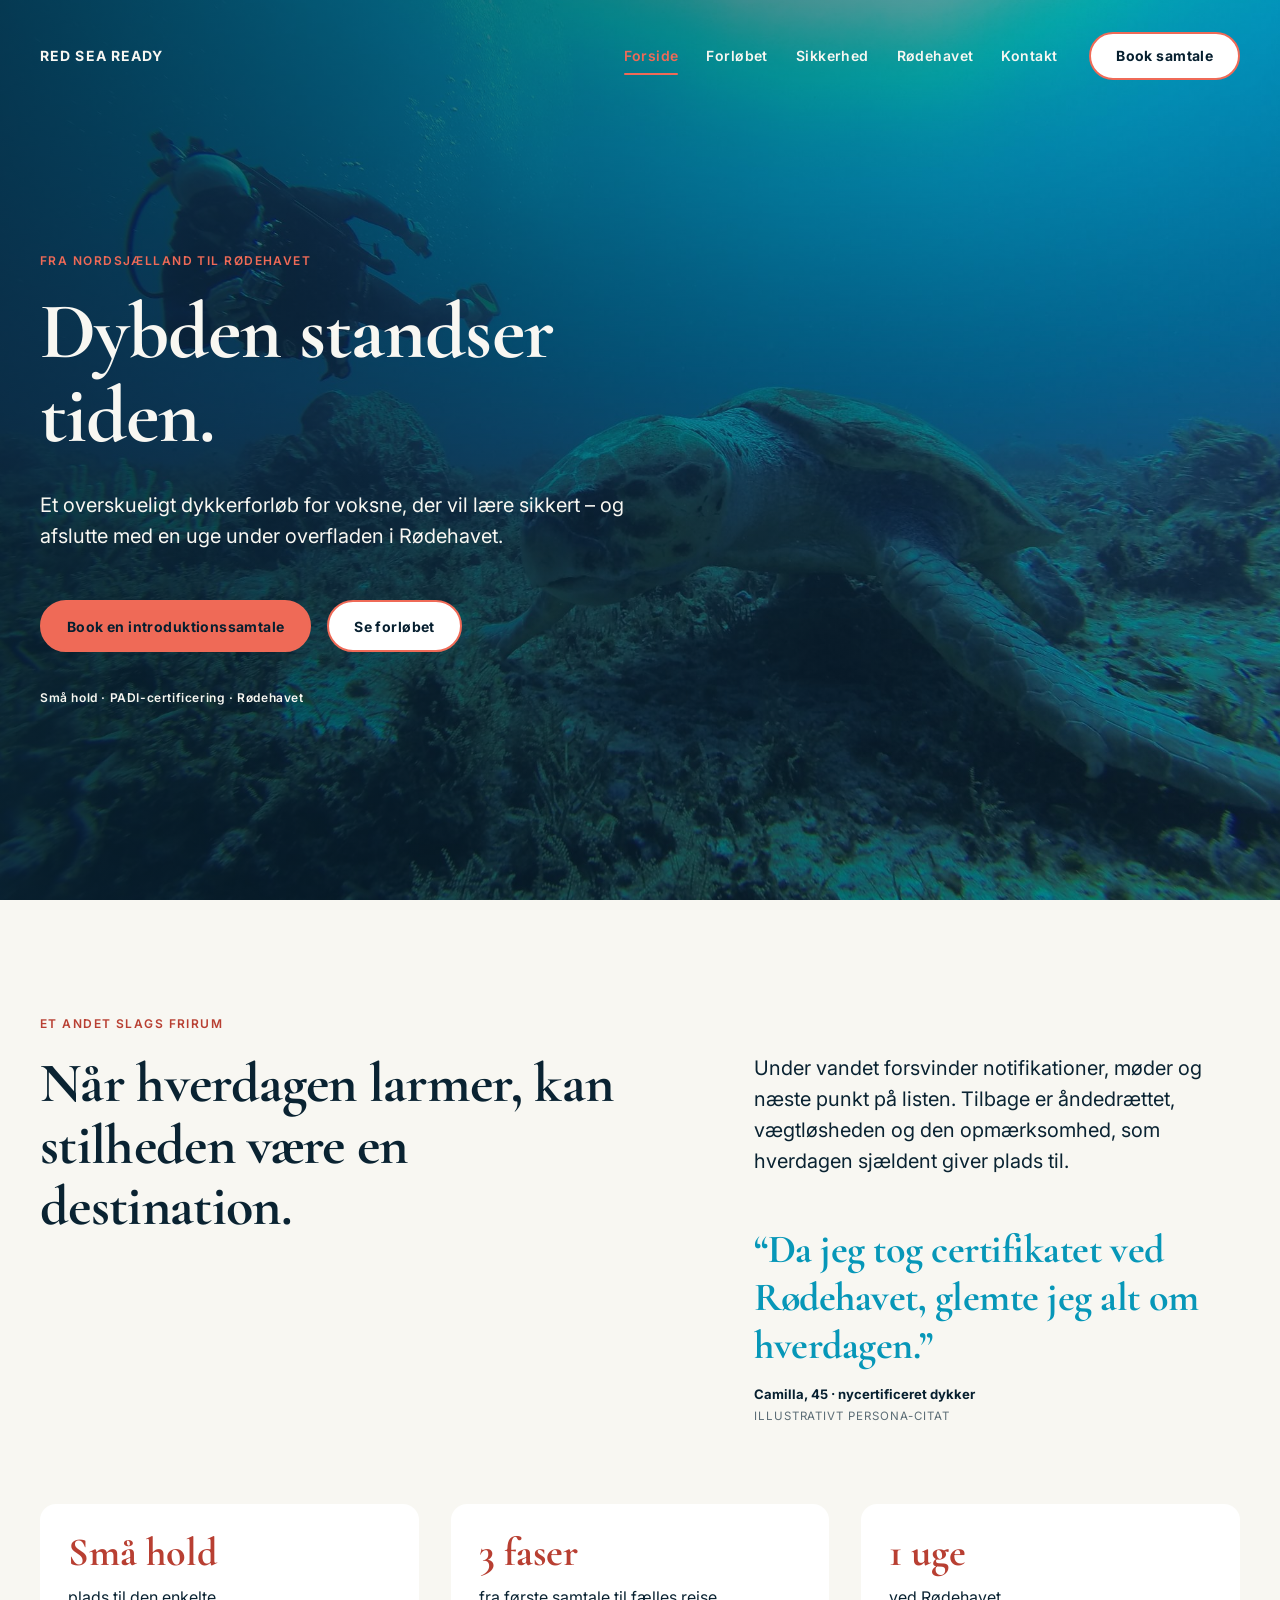
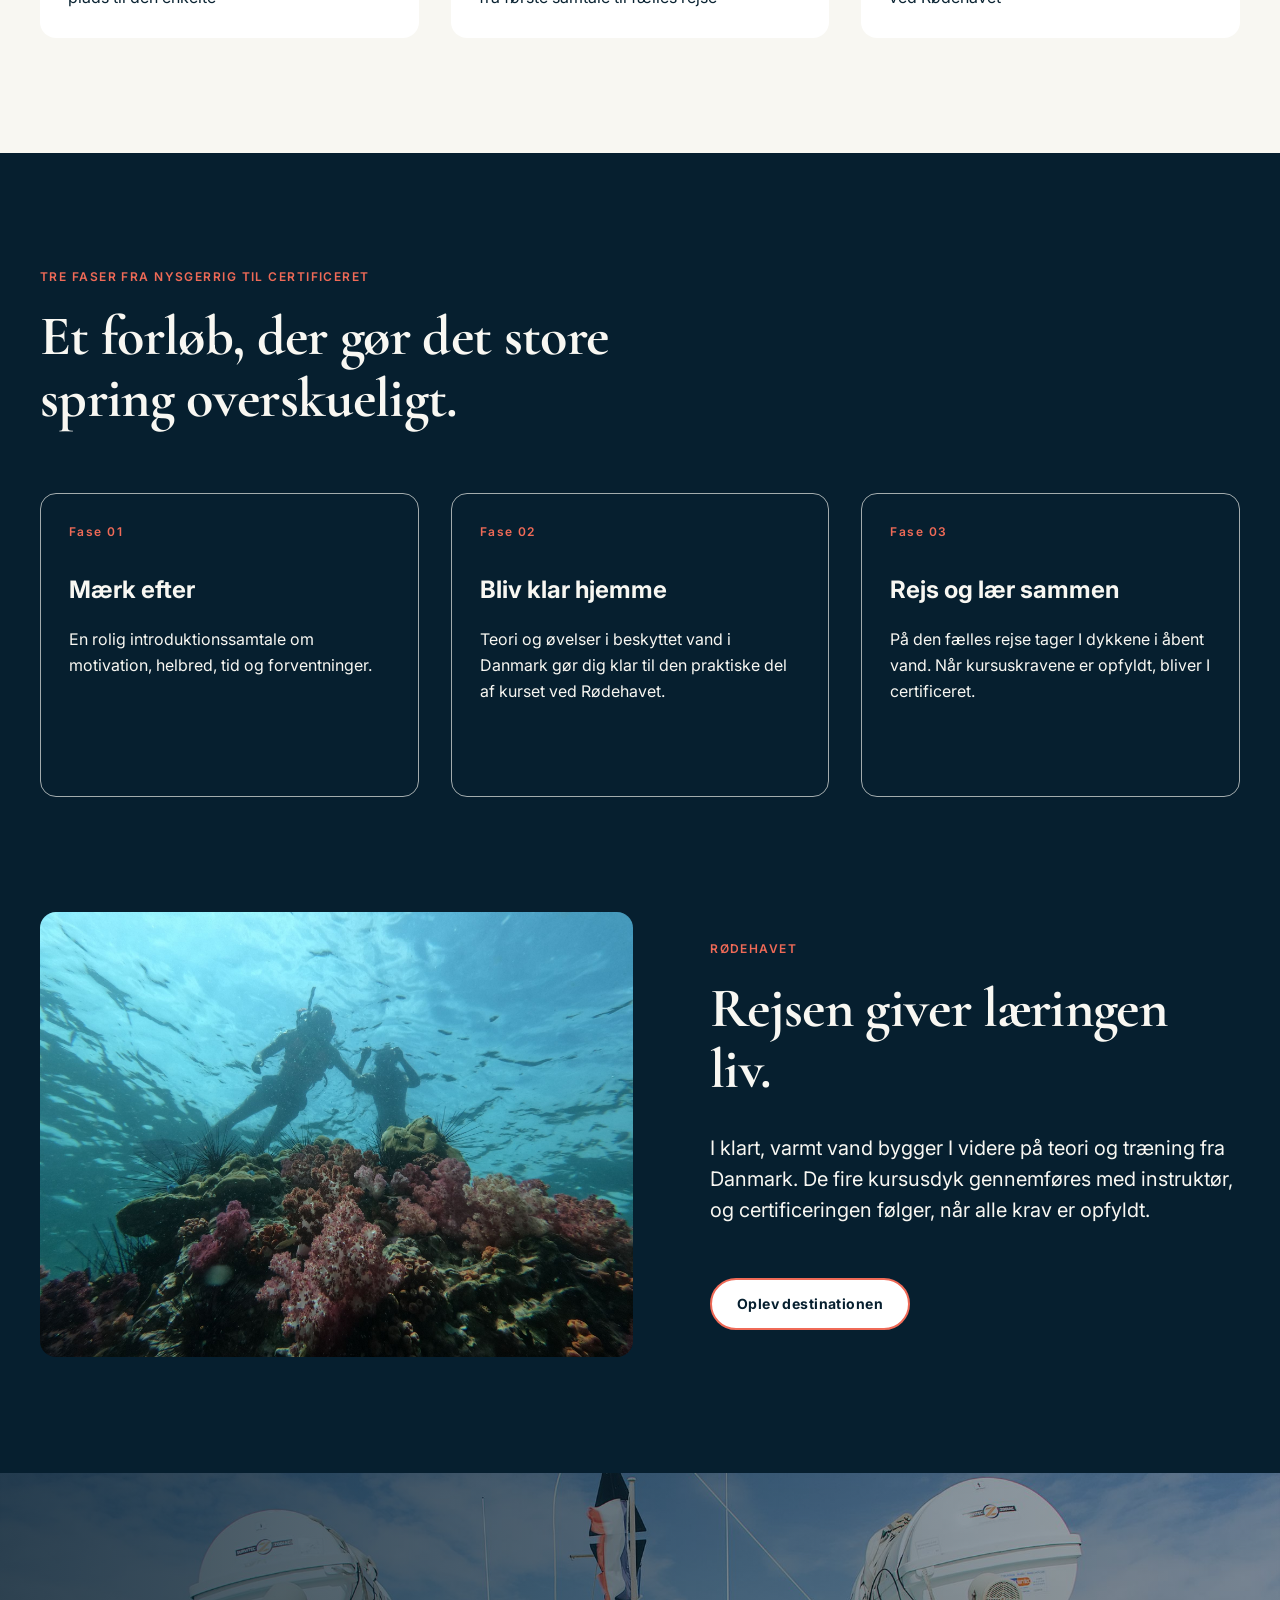
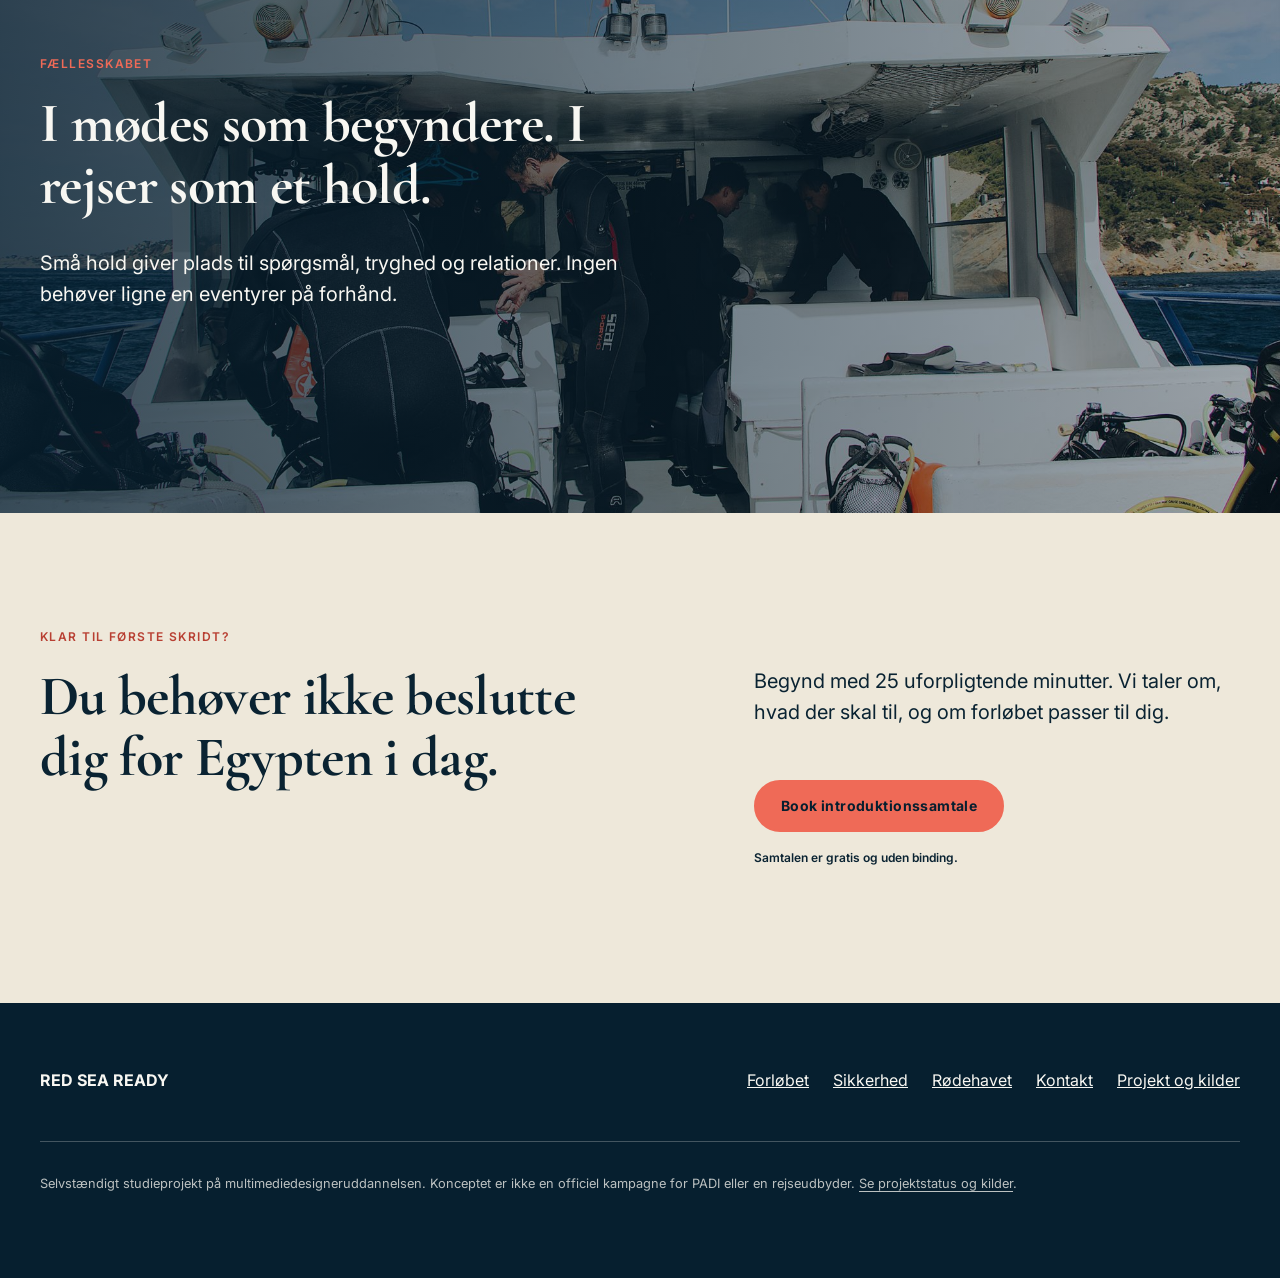
<file: index.html>
<!doctype html>
<html lang="da">
<head>
  <meta charset="utf-8">
  <meta name="viewport" content="width=device-width, initial-scale=1">
  <meta name="description" content="RED SEA READY – et trygt dykkerforløb fra første samtale til Rødehavet.">
  <meta name="theme-color" content="#061f2f">
  <title>RED SEA READY – Dybden standser tiden</title>
  <link rel="icon" href="favicon.svg" type="image/svg+xml">
  <link rel="stylesheet" href="styles.css?v=20261002-video">
  <script src="script.js" defer></script>
  <script src="ambient-audio.js" defer></script>
  <script src="destination-video.js" defer></script>
</head>
<body>
  <a class="skip-link" href="#main">Spring til indhold</a>
  <header class="header">
    <div class="container header__inner">
      <a class="brand" href="index.html">RED SEA READY</a>
      <button class="menu-toggle" type="button" aria-label="Åbn menu" aria-expanded="false" aria-controls="main-nav" data-menu-button><span></span></button>
      <nav class="nav" id="main-nav" aria-label="Primær navigation" data-navigation data-open="false">
        <a href="index.html" aria-current="page">Forside</a>
        <a href="forloeb.html">Forløbet</a>
        <a href="sikkerhed.html">Sikkerhed</a>
        <a href="rodehavet.html">Rødehavet</a>
        <a href="kontakt.html">Kontakt</a>
      </nav>
      <a class="button button--secondary button--header" href="kontakt.html">Book samtale</a>
    </div>
  </header>

  <main id="main">
    <section class="hero hero--home">
      <img class="hero__image hero__image--home" src="assets/diver-turtle.jpg" alt="Dykker svæver roligt ved siden af en havskildpadde." fetchpriority="high">
      <div class="hero__content">
        <p class="eyebrow">Fra Nordsjælland til Rødehavet</p>
        <h1>Dybden standser tiden.</h1>
        <p class="lead">Et overskueligt dykkerforløb for voksne, der vil lære sikkert – og afslutte med en uge under overfladen i Rødehavet.</p>
        <div class="button-row">
          <a class="button" href="kontakt.html">Book en introduktionssamtale</a>
          <a class="button button--secondary" href="forloeb.html">Se forløbet</a>
        </div>
        <p class="hero__meta">Små hold · PADI-certificering · Rødehavet</p>
      </div>
    </section>

    <section class="section section--foam">
      <div class="container">
        <p class="eyebrow">Et andet slags frirum</p>
        <div class="split-heading">
          <div><h2>Når hverdagen larmer, kan stilheden være en destination.</h2></div>
          <div>
            <p class="lead">Under vandet forsvinder notifikationer, møder og næste punkt på listen. Tilbage er åndedrættet, vægtløsheden og den opmærksomhed, som hverdagen sjældent giver plads til.</p>
            <figure class="customer-quote">
              <blockquote>“Da jeg tog certifikatet ved Rødehavet, glemte jeg alt om hverdagen.”</blockquote>
              <figcaption><strong>Camilla, 45 · nycertificeret dykker</strong><span>Illustrativt persona-citat</span></figcaption>
            </figure>
          </div>
        </div>
        <ul class="facts" role="list" aria-label="Forløbet i tal">
          <li class="fact"><strong>Små hold</strong>plads til den enkelte</li>
          <li class="fact"><strong>3 faser</strong>fra første samtale til fælles rejse</li>
          <li class="fact"><strong>1 uge</strong>ved Rødehavet</li>
        </ul>
      </div>
    </section>

    <section class="section section--deep">
      <div class="container">
        <p class="eyebrow">Tre faser fra nysgerrig til certificeret</p>
        <h2 class="measure">Et forløb, der gør det store spring overskueligt.</h2>
        <div class="cards">
          <article class="card"><div class="card__number">Fase 01</div><h3>Mærk efter</h3><p>En rolig introduktionssamtale om motivation, helbred, tid og forventninger.</p></article>
          <article class="card"><div class="card__number">Fase 02</div><h3>Bliv klar hjemme</h3><p>Teori og øvelser i beskyttet vand i Danmark gør dig klar til den praktiske del af kurset ved Rødehavet.</p></article>
          <article class="card"><div class="card__number">Fase 03</div><h3>Rejs og lær sammen</h3><p>På den fælles rejse tager I dykkene i åbent vand. Når kursuskravene er opfyldt, bliver I certificeret.</p></article>
        </div>
      </div>
    </section>

    <section class="section section--deep destination-teaser">
      <div class="container image-panel image-panel--destination">
      <div class="image-panel__media destination-video" data-destination-video data-video-src="assets/video/red-sea-underwater.mp4">
        <img class="image-panel__image destination-video__fallback" src="assets/ras-mohammed.jpg" width="2200" height="1650" loading="lazy" alt="To dykkere i lyst, blåt vand over et koralrev.">
        <video class="destination-video__video" width="2200" height="1650" poster="assets/ras-mohammed.jpg" muted loop playsinline preload="none" aria-hidden="true" hidden></video>
        <button class="destination-video__toggle" type="button" hidden>Afspil video</button>
      </div>
      <div class="image-panel__body">
        <p class="eyebrow">Rødehavet</p>
        <h2>Rejsen giver læringen liv.</h2>
        <p class="lead">I klart, varmt vand bygger I videre på teori og træning fra Danmark. De fire kursusdyk gennemføres med instruktør, og certificeringen følger, når alle krav er opfyldt.</p>
        <a class="button button--secondary" href="rodehavet.html">Oplev destinationen</a>
      </div>
      </div>
    </section>

    <section class="full-image">
      <img class="full-image__image" src="assets/roots-community.jpg" alt="Et lille hold dykkere gør sig klar på en båd.">
      <div class="container full-image__content">
        <p class="eyebrow">Fællesskabet</p>
        <h2 class="measure">I mødes som begyndere. I rejser som et hold.</h2>
        <p class="lead">Små hold giver plads til spørgsmål, tryghed og relationer. Ingen behøver ligne en eventyrer på forhånd.</p>
      </div>
    </section>

    <section class="section section--sand final-cta">
      <div class="container">
        <p class="eyebrow">Klar til første skridt?</p>
        <div class="split-heading">
          <div><h2>Du behøver ikke beslutte dig for Egypten i dag.</h2></div>
          <div>
            <p class="lead">Begynd med 25 uforpligtende minutter. Vi taler om, hvad der skal til, og om forløbet passer til dig.</p>
            <a class="button" href="kontakt.html">Book introduktionssamtale</a>
            <p class="microcopy">Samtalen er gratis og uden binding.</p>
          </div>
        </div>
      </div>
    </section>
  </main>

  <footer class="site-footer">
    <div class="container">
      <div class="footer-grid"><strong>RED SEA READY</strong><nav class="footer-links" aria-label="Footer"><a href="forloeb.html">Forløbet</a><a href="sikkerhed.html">Sikkerhed</a><a href="rodehavet.html">Rødehavet</a><a href="kontakt.html">Kontakt</a><a href="kilder.html">Projekt og kilder</a></nav></div>
      <p class="footer-note">Selvstændigt studieprojekt på multimediedesigneruddannelsen. Konceptet er ikke en officiel kampagne for PADI eller en rejseudbyder. <a href="kilder.html">Se projektstatus og kilder</a>.</p>
    </div>
  </footer>
</body>
</html>
</file>
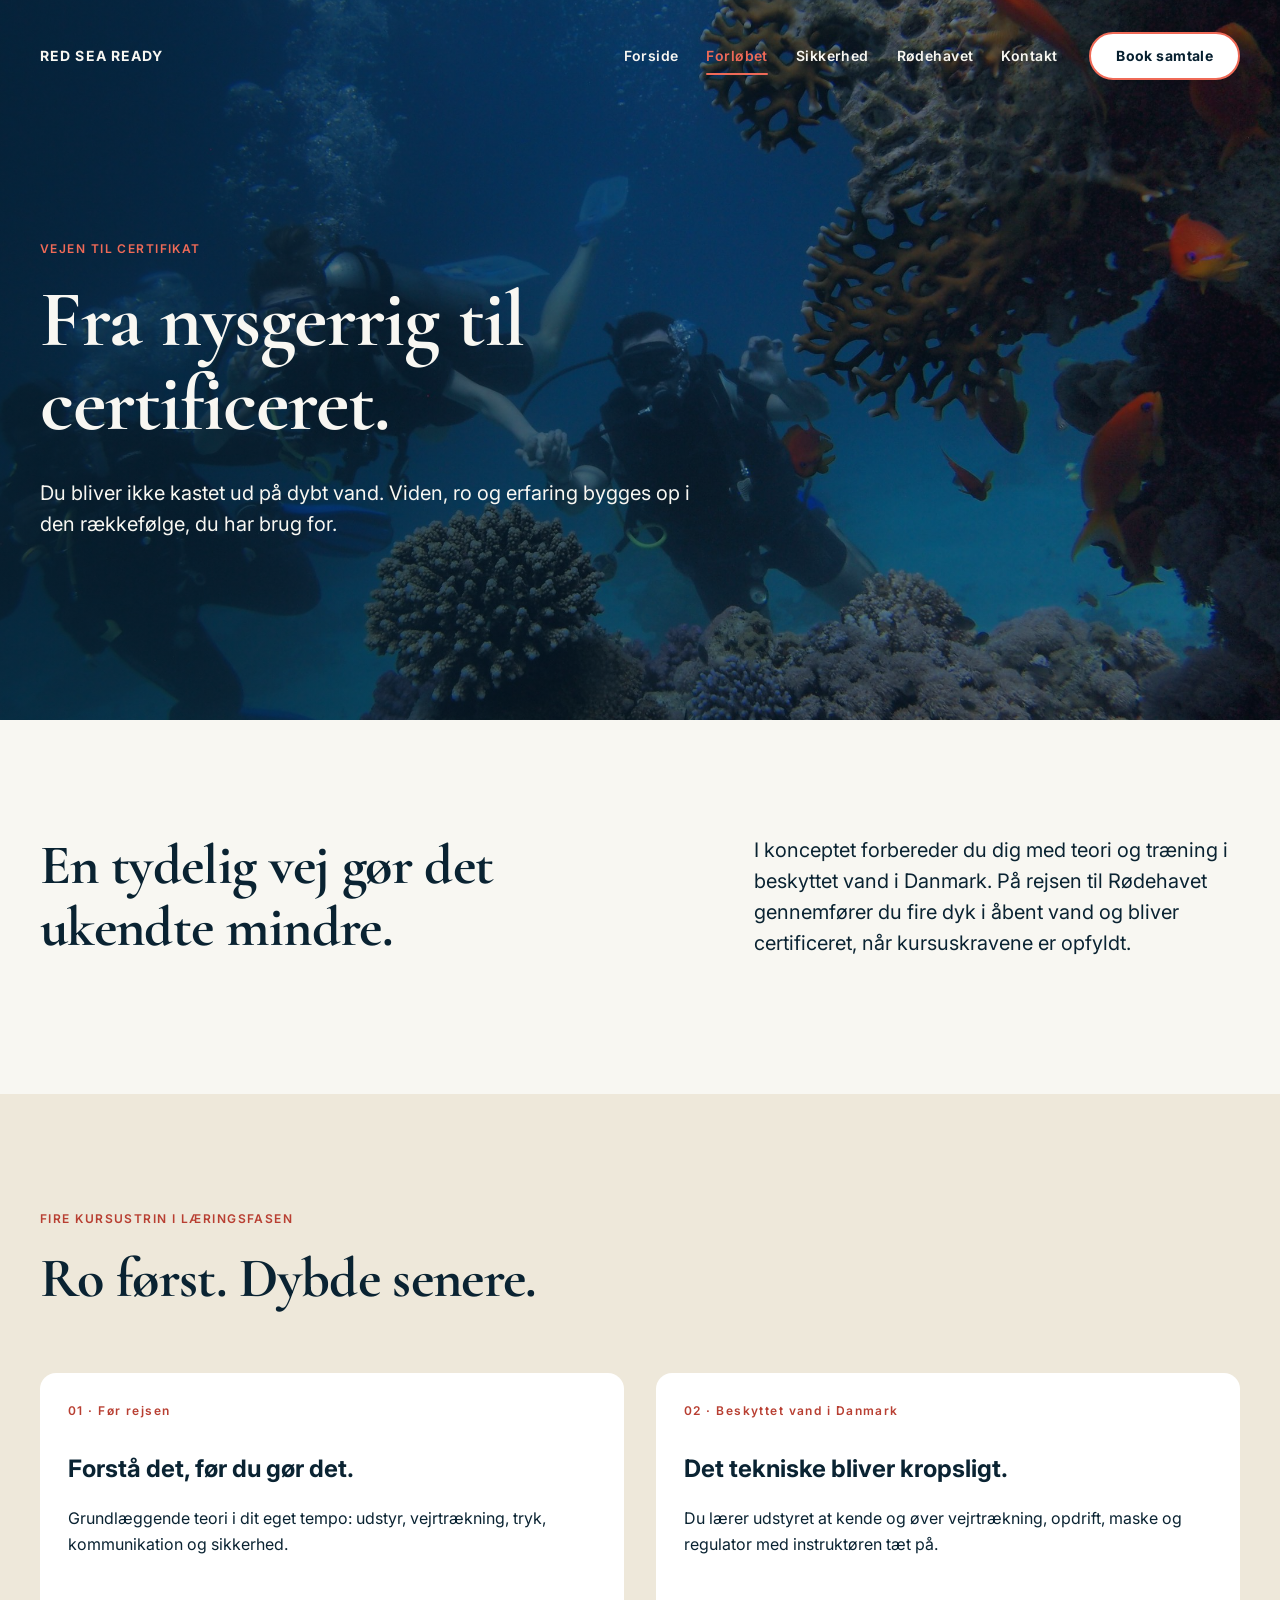
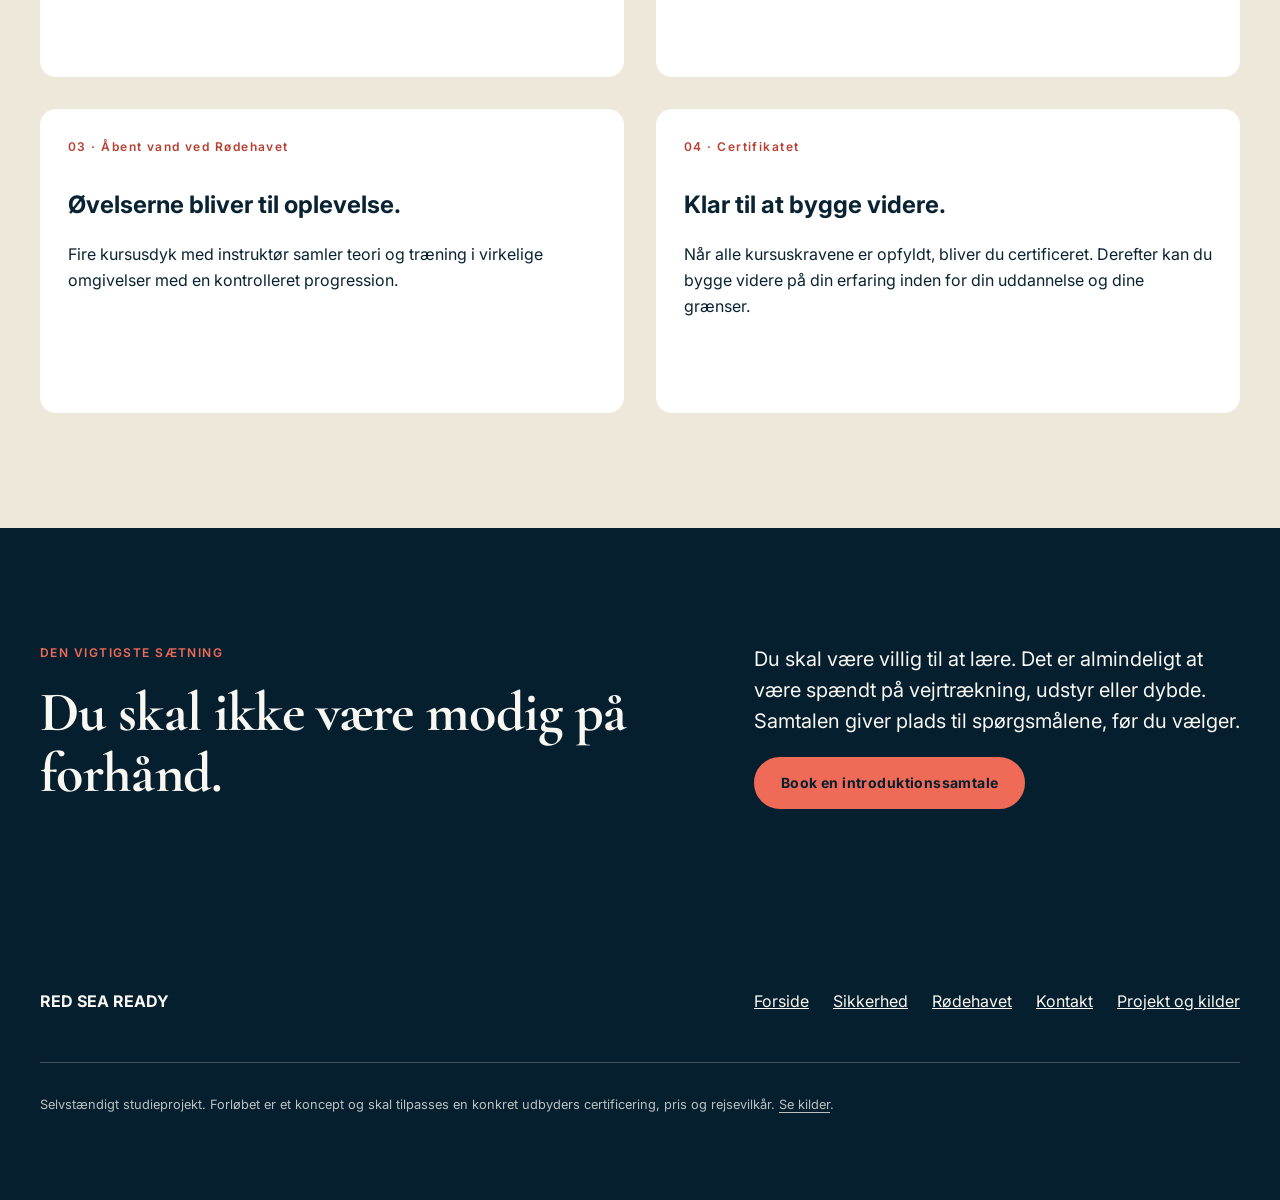
<file: forloeb.html>
<!doctype html>
<html lang="da">
<head>
  <meta charset="utf-8"><meta name="viewport" content="width=device-width, initial-scale=1">
  <meta name="description" content="Sådan går du fra nysgerrig nybegynder til certificeret dykker."><meta name="theme-color" content="#061f2f">
  <title>Vejen til certifikat – RED SEA READY</title>
  <link rel="icon" href="favicon.svg" type="image/svg+xml">
  <link rel="stylesheet" href="styles.css"><script src="script.js" defer></script>
  <script src="ambient-audio.js" defer></script>
</head>
<body>
  <a class="skip-link" href="#main">Spring til indhold</a>
  <header class="header"><div class="container header__inner"><a class="brand" href="index.html">RED SEA READY</a><button class="menu-toggle" type="button" aria-label="Åbn menu" aria-expanded="false" aria-controls="main-nav" data-menu-button><span></span></button><nav class="nav" id="main-nav" aria-label="Primær navigation" data-navigation data-open="false"><a href="index.html">Forside</a><a href="forloeb.html" aria-current="page">Forløbet</a><a href="sikkerhed.html">Sikkerhed</a><a href="rodehavet.html">Rødehavet</a><a href="kontakt.html">Kontakt</a></nav><a class="button button--secondary button--header" href="kontakt.html">Book samtale</a></div></header>
  <main id="main">
    <section class="hero"><img class="hero__image" src="assets/underwater-wide.jpg" alt="Tre dykkere bevæger sig roligt ved et koralrev." fetchpriority="high"><div class="hero__content"><p class="eyebrow">Vejen til certifikat</p><h1>Fra nysgerrig til certificeret.</h1><p class="lead">Du bliver ikke kastet ud på dybt vand. Viden, ro og erfaring bygges op i den rækkefølge, du har brug for.</p></div></section>
    <section class="section section--foam"><div class="container split-heading"><div><h2>En tydelig vej gør det ukendte mindre.</h2></div><div><p class="lead">I konceptet forbereder du dig med teori og træning i beskyttet vand i Danmark. På rejsen til Rødehavet gennemfører du fire dyk i åbent vand og bliver certificeret, når kursuskravene er opfyldt.</p></div></div></section>
    <section class="section section--sand"><div class="container"><p class="eyebrow">Fire kursustrin i læringsfasen</p><h2>Ro først. Dybde senere.</h2><div class="cards cards--two">
      <article class="card card--light"><div class="card__number">01 · Før rejsen</div><h3>Forstå det, før du gør det.</h3><p>Grundlæggende teori i dit eget tempo: udstyr, vejrtrækning, tryk, kommunikation og sikkerhed.</p></article>
      <article class="card card--light"><div class="card__number">02 · Beskyttet vand i Danmark</div><h3>Det tekniske bliver kropsligt.</h3><p>Du lærer udstyret at kende og øver vejrtrækning, opdrift, maske og regulator med instruktøren tæt på.</p></article>
      <article class="card card--light"><div class="card__number">03 · Åbent vand ved Rødehavet</div><h3>Øvelserne bliver til oplevelse.</h3><p>Fire kursusdyk med instruktør samler teori og træning i virkelige omgivelser med en kontrolleret progression.</p></article>
      <article class="card card--light"><div class="card__number">04 · Certifikatet</div><h3>Klar til at bygge videre.</h3><p>Når alle kursuskravene er opfyldt, bliver du certificeret. Derefter kan du bygge videre på din erfaring inden for din uddannelse og dine grænser.</p></article>
    </div></div></section>
    <section class="section section--deep"><div class="container split-heading"><div><p class="eyebrow">Den vigtigste sætning</p><h2>Du skal ikke være modig på forhånd.</h2></div><div><p class="lead">Du skal være villig til at lære. Det er almindeligt at være spændt på vejrtrækning, udstyr eller dybde. Samtalen giver plads til spørgsmålene, før du vælger.</p><a class="button" href="kontakt.html">Book en introduktionssamtale</a></div></div></section>
  </main>
  <footer class="site-footer"><div class="container"><div class="footer-grid"><strong>RED SEA READY</strong><nav class="footer-links" aria-label="Footer"><a href="index.html">Forside</a><a href="sikkerhed.html">Sikkerhed</a><a href="rodehavet.html">Rødehavet</a><a href="kontakt.html">Kontakt</a><a href="kilder.html">Projekt og kilder</a></nav></div><p class="footer-note">Selvstændigt studieprojekt. Forløbet er et koncept og skal tilpasses en konkret udbyders certificering, pris og rejsevilkår. <a href="kilder.html">Se kilder</a>.</p></div></footer>
</body>
</html>
</file>
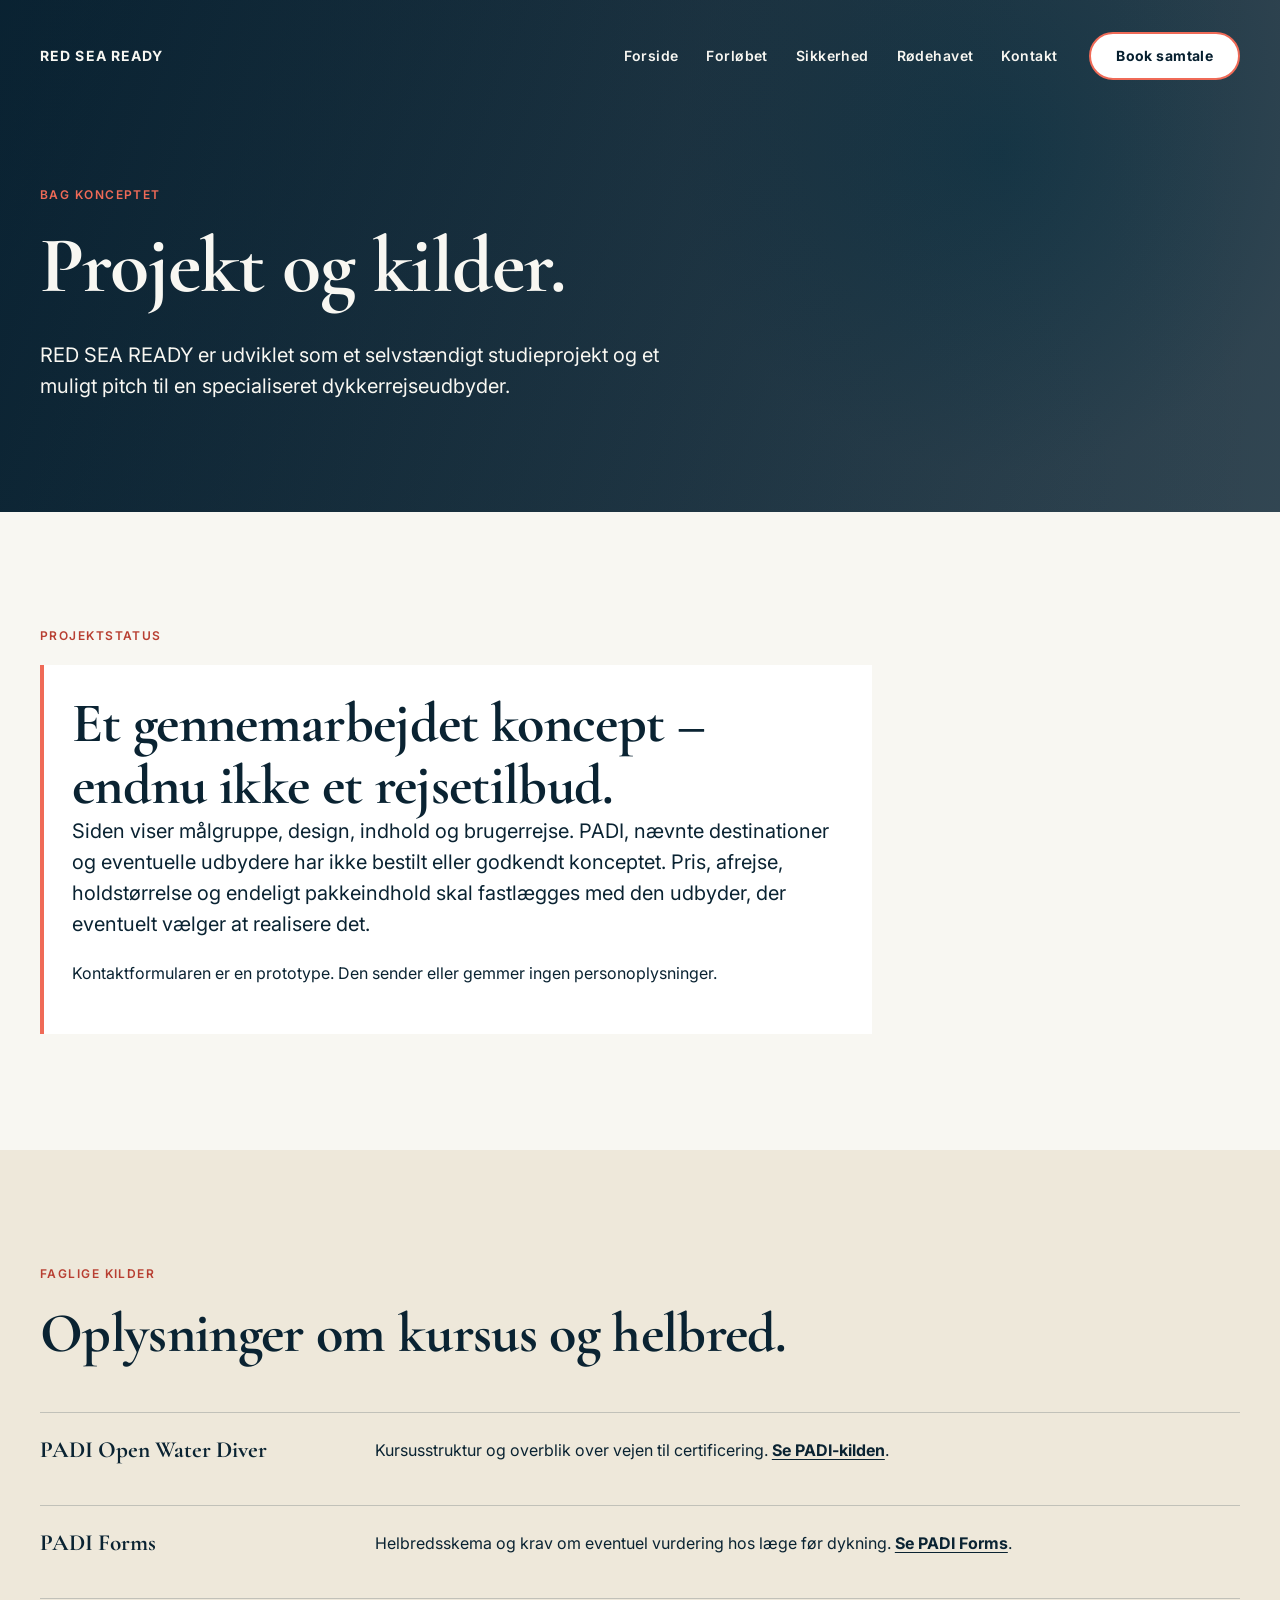
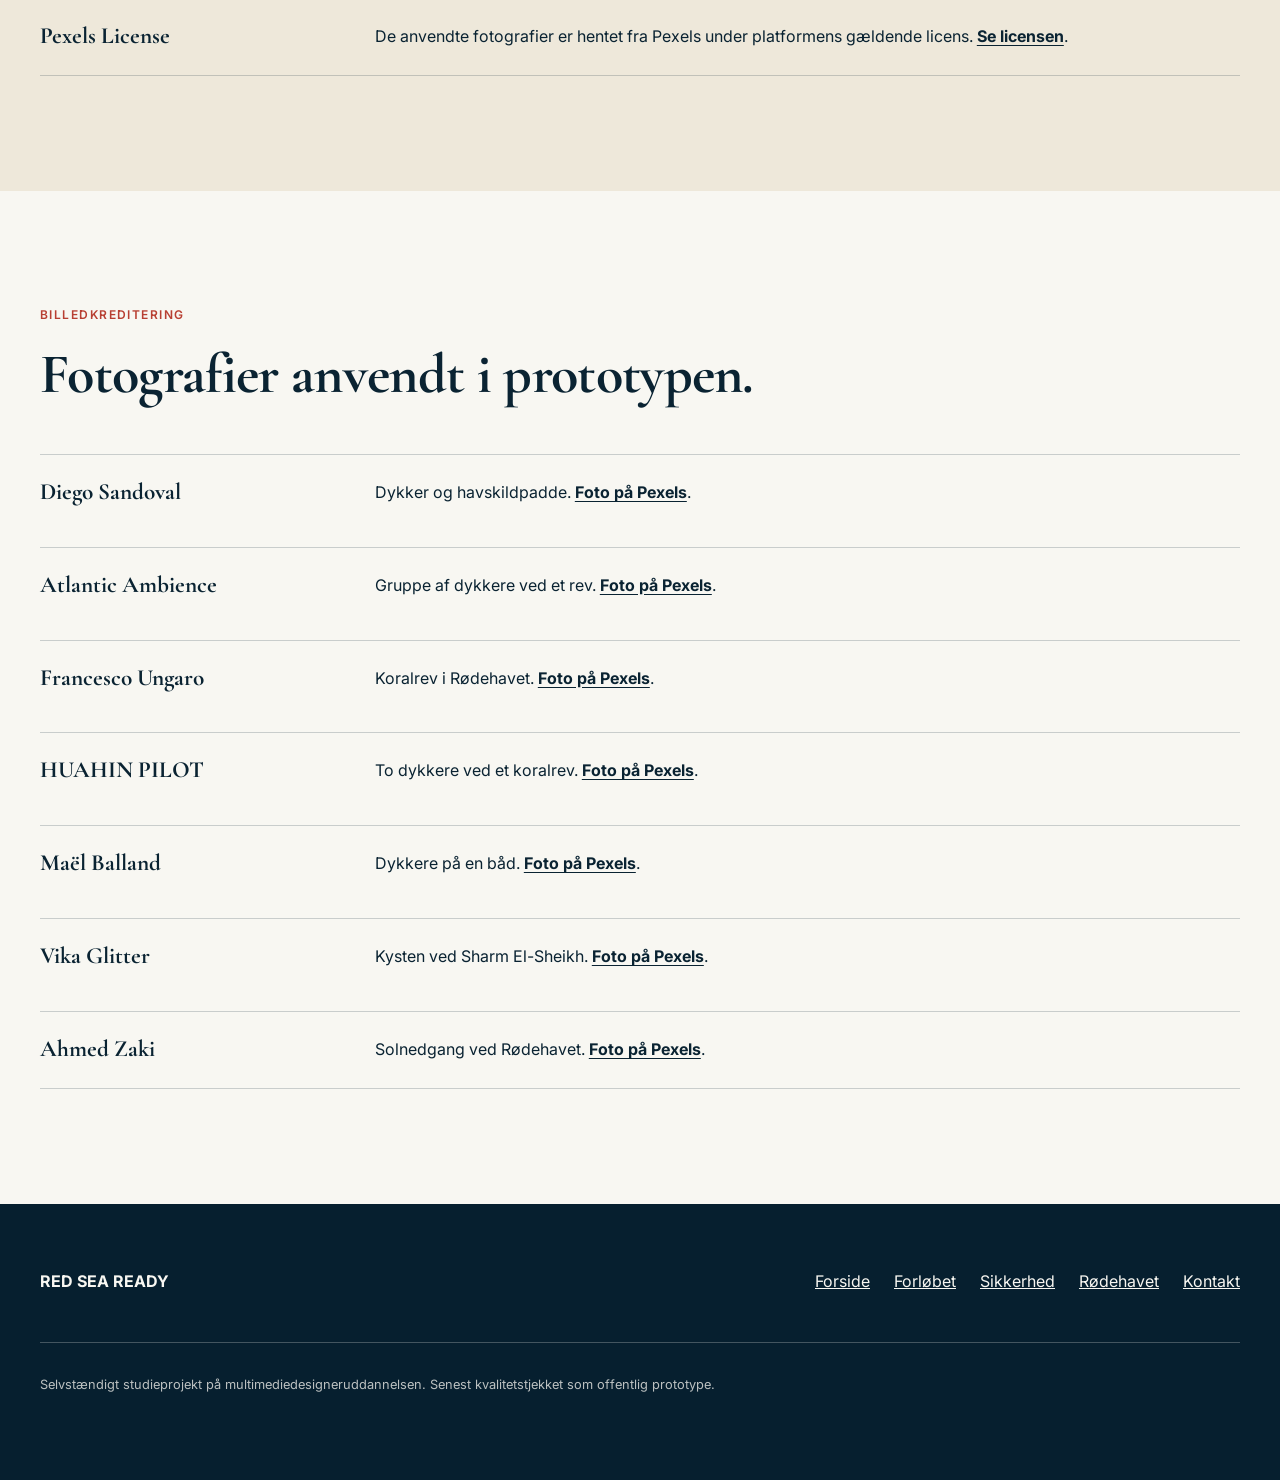
<file: kilder.html>
<!doctype html>
<html lang="da">
<head>
  <meta charset="utf-8">
  <meta name="viewport" content="width=device-width, initial-scale=1">
  <meta name="description" content="Projektstatus, faglige kilder og billedkreditering for RED SEA READY.">
  <meta name="theme-color" content="#061f2f">
  <title>Projekt og kilder – RED SEA READY</title>
  <link rel="icon" href="favicon.svg" type="image/svg+xml">
  <link rel="stylesheet" href="styles.css">
  <script src="script.js" defer></script>
  <script src="ambient-audio.js" defer></script>
</head>
<body>
  <a class="skip-link" href="#main">Spring til indhold</a>
  <header class="header">
    <div class="container header__inner">
      <a class="brand" href="index.html">RED SEA READY</a>
      <button class="menu-toggle" type="button" aria-label="Åbn menu" aria-expanded="false" aria-controls="main-nav" data-menu-button><span></span></button>
      <nav class="nav" id="main-nav" aria-label="Primær navigation" data-navigation data-open="false">
        <a href="index.html">Forside</a>
        <a href="forloeb.html">Forløbet</a>
        <a href="sikkerhed.html">Sikkerhed</a>
        <a href="rodehavet.html">Rødehavet</a>
        <a href="kontakt.html">Kontakt</a>
      </nav>
      <a class="button button--secondary button--header" href="kontakt.html">Book samtale</a>
    </div>
  </header>

  <main id="main">
    <section class="hero hero--compact">
      <div class="hero__content">
        <p class="eyebrow">Bag konceptet</p>
        <h1>Projekt og kilder.</h1>
        <p class="lead">RED SEA READY er udviklet som et selvstændigt studieprojekt og et muligt pitch til en specialiseret dykkerrejseudbyder.</p>
      </div>
    </section>

    <section class="section section--foam">
      <div class="container">
        <p class="eyebrow">Projektstatus</p>
        <div class="project-note">
          <h2>Et gennemarbejdet koncept – endnu ikke et rejsetilbud.</h2>
          <p class="lead">Siden viser målgruppe, design, indhold og brugerrejse. PADI, nævnte destinationer og eventuelle udbydere har ikke bestilt eller godkendt konceptet. Pris, afrejse, holdstørrelse og endeligt pakkeindhold skal fastlægges med den udbyder, der eventuelt vælger at realisere det.</p>
          <p>Kontaktformularen er en prototype. Den sender eller gemmer ingen personoplysninger.</p>
        </div>
      </div>
    </section>

    <section class="section section--sand">
      <div class="container">
        <p class="eyebrow">Faglige kilder</p>
        <h2>Oplysninger om kursus og helbred.</h2>
        <ul class="source-list">
          <li class="source-card"><strong>PADI Open Water Diver</strong><p>Kursusstruktur og overblik over vejen til certificering. <a href="https://www.padi.com/courses/open-water-diver" rel="external">Se PADI-kilden</a>.</p></li>
          <li class="source-card"><strong>PADI Forms</strong><p>Helbredsskema og krav om eventuel vurdering hos læge før dykning. <a href="https://www.padi.com/downloads" rel="external">Se PADI Forms</a>.</p></li>
          <li class="source-card"><strong>Pexels License</strong><p>De anvendte fotografier er hentet fra Pexels under platformens gældende licens. <a href="https://www.pexels.com/license/" rel="external">Se licensen</a>.</p></li>
        </ul>
      </div>
    </section>

    <section class="section section--foam">
      <div class="container">
        <p class="eyebrow">Billedkreditering</p>
        <h2>Fotografier anvendt i prototypen.</h2>
        <ul class="source-list">
          <li class="source-card"><strong>Diego Sandoval</strong><p>Dykker og havskildpadde. <a href="https://www.pexels.com/photo/diver-and-sea-turtle-4765934/" rel="external">Foto på Pexels</a>.</p></li>
          <li class="source-card"><strong>Atlantic Ambience</strong><p>Gruppe af dykkere ved et rev. <a href="https://www.pexels.com/photo/three-people-diving-on-body-of-water-1540108/" rel="external">Foto på Pexels</a>.</p></li>
          <li class="source-card"><strong>Francesco Ungaro</strong><p>Koralrev i Rødehavet. <a href="https://www.pexels.com/photo/coral-reef-under-clear-water-3940023/" rel="external">Foto på Pexels</a>.</p></li>
          <li class="source-card"><strong>HUAHIN PILOT</strong><p>To dykkere ved et koralrev. <a href="https://www.pexels.com/photo/underwater-scuba-divers-exploring-coral-reef-30620496/" rel="external">Foto på Pexels</a>.</p></li>
          <li class="source-card"><strong>Maël Balland</strong><p>Dykkere på en båd. <a href="https://www.pexels.com/photo/people-inside-white-boat-3098857/" rel="external">Foto på Pexels</a>.</p></li>
          <li class="source-card"><strong>Vika Glitter</strong><p>Kysten ved Sharm El-Sheikh. <a href="https://www.pexels.com/photo/tropical-resort-on-a-desert-18894989/" rel="external">Foto på Pexels</a>.</p></li>
          <li class="source-card"><strong>Ahmed Zaki</strong><p>Solnedgang ved Rødehavet. <a href="https://www.pexels.com/photo/tranquil-red-sea-sunset-in-sharm-el-sheikh-28494110/" rel="external">Foto på Pexels</a>.</p></li>
        </ul>
      </div>
    </section>
  </main>

  <footer class="site-footer">
    <div class="container">
      <div class="footer-grid"><strong>RED SEA READY</strong><nav class="footer-links" aria-label="Footer"><a href="index.html">Forside</a><a href="forloeb.html">Forløbet</a><a href="sikkerhed.html">Sikkerhed</a><a href="rodehavet.html">Rødehavet</a><a href="kontakt.html">Kontakt</a></nav></div>
      <p class="footer-note">Selvstændigt studieprojekt på multimediedesigneruddannelsen. Senest kvalitetstjekket som offentlig prototype.</p>
    </div>
  </footer>
</body>
</html>
</file>
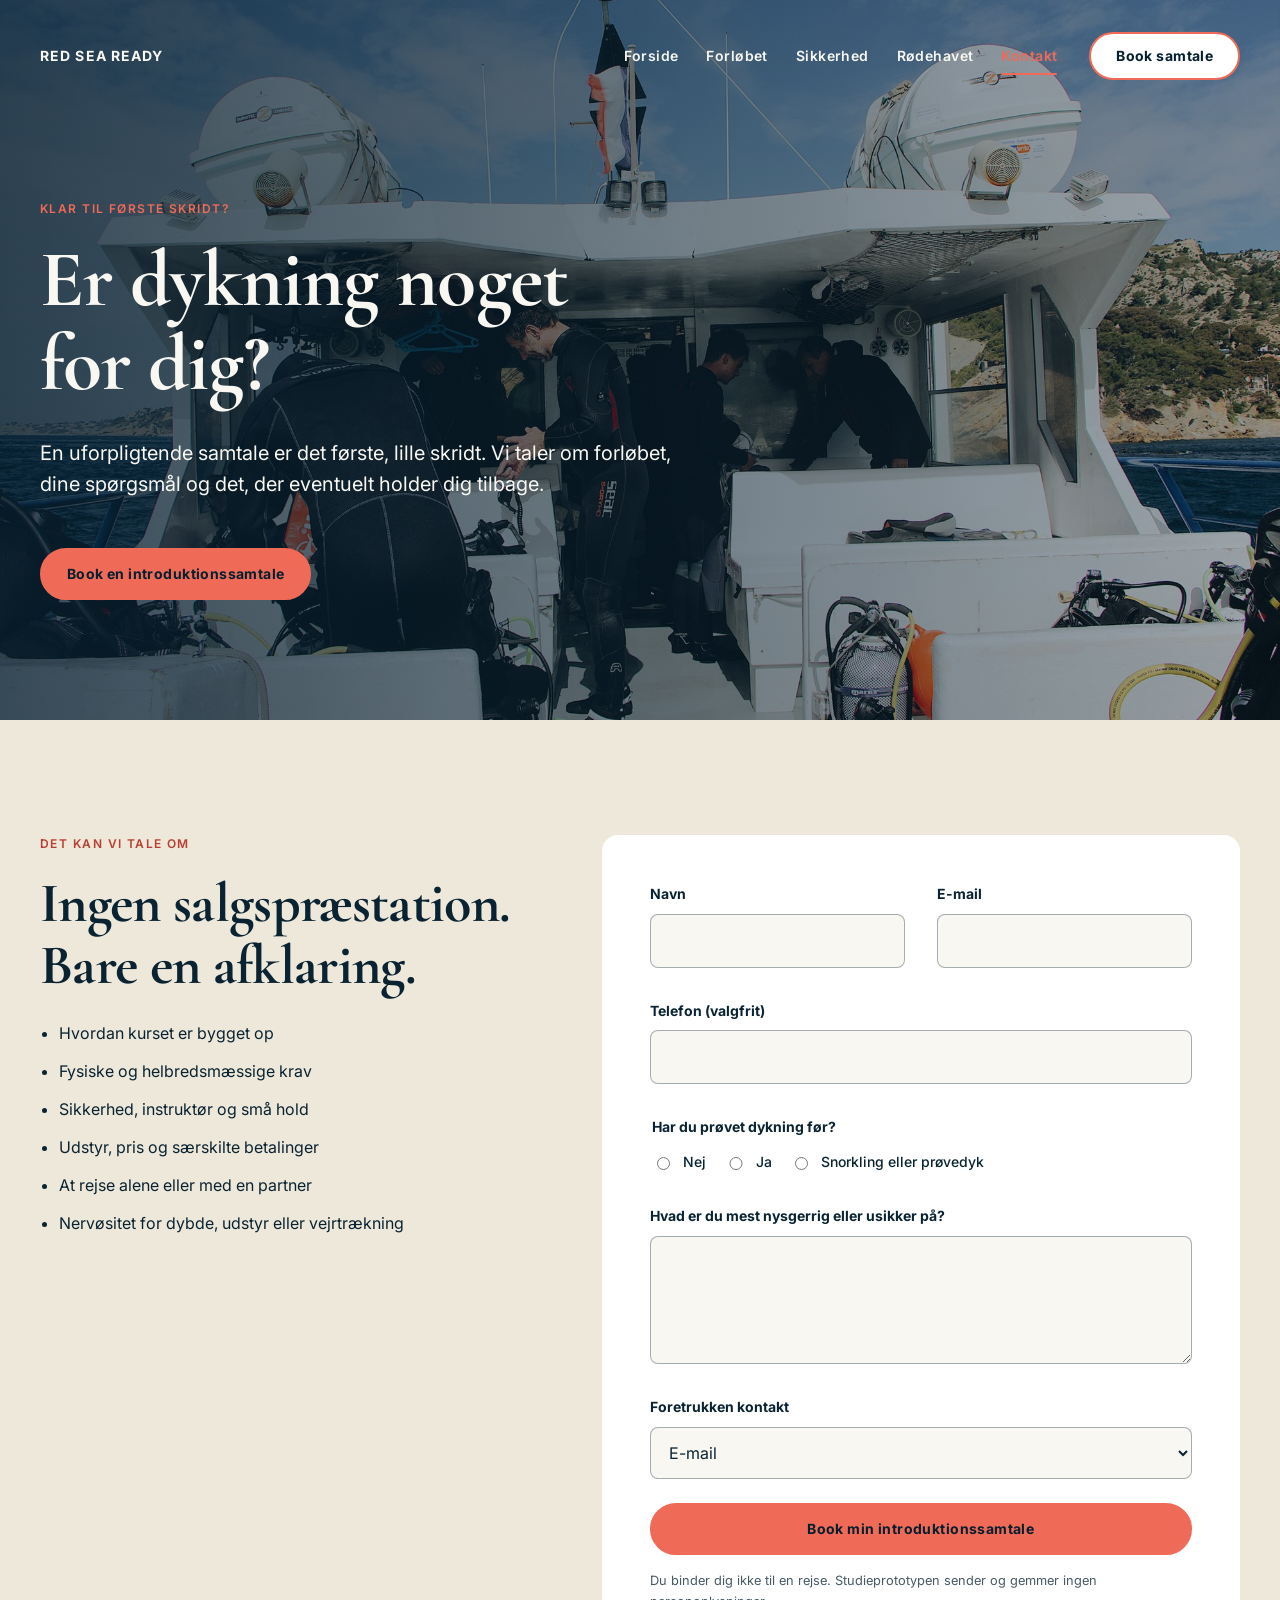
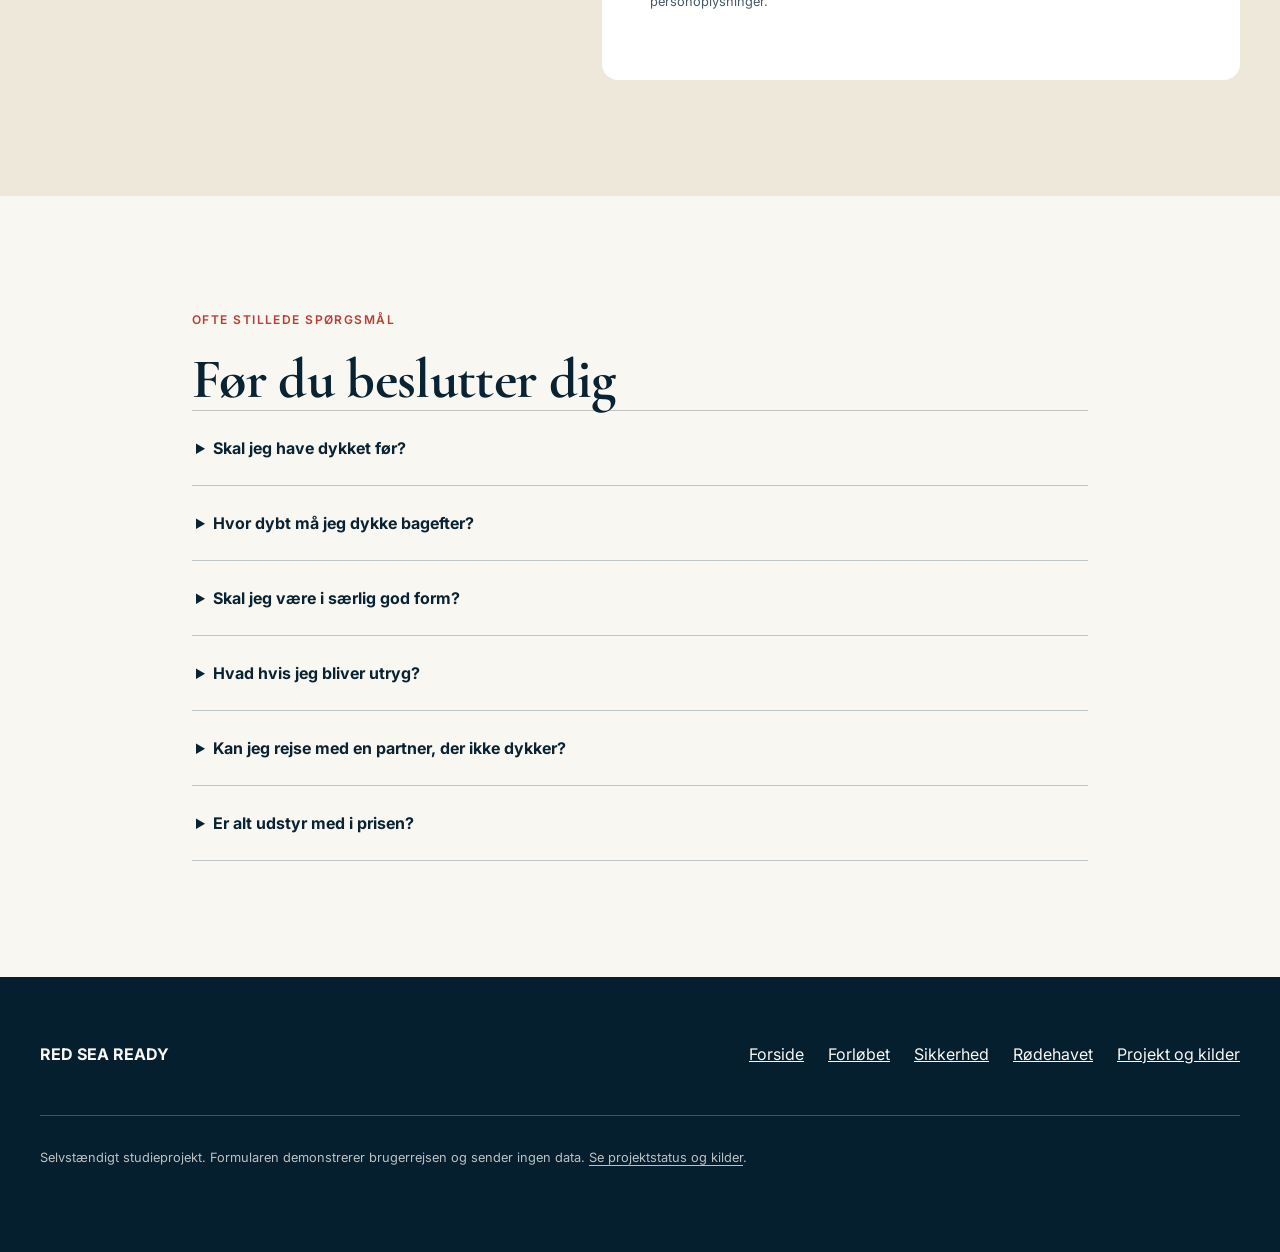
<file: kontakt.html>
<!doctype html>
<html lang="da">
<head>
  <meta charset="utf-8"><meta name="viewport" content="width=device-width, initial-scale=1">
  <meta http-equiv="Content-Security-Policy" content="form-action 'none'">
  <meta name="description" content="Book en uforpligtende introduktionssamtale om RED SEA READY."><meta name="theme-color" content="#061f2f">
  <title>Book samtale – RED SEA READY</title>
  <link rel="icon" href="favicon.svg" type="image/svg+xml">
  <link rel="stylesheet" href="styles.css"><script src="script.js" defer></script>
  <script src="ambient-audio.js" defer></script>
</head>
<body>
  <a class="skip-link" href="#main">Spring til indhold</a>
  <header class="header"><div class="container header__inner"><a class="brand" href="index.html">RED SEA READY</a><button class="menu-toggle" type="button" aria-label="Åbn menu" aria-expanded="false" aria-controls="main-nav" data-menu-button><span></span></button><nav class="nav" id="main-nav" aria-label="Primær navigation" data-navigation data-open="false"><a href="index.html">Forside</a><a href="forloeb.html">Forløbet</a><a href="sikkerhed.html">Sikkerhed</a><a href="rodehavet.html">Rødehavet</a><a href="kontakt.html" aria-current="page">Kontakt</a></nav><a class="button button--secondary button--header" href="#booking">Book samtale</a></div></header>
  <main id="main">
    <section class="hero"><img class="hero__image" src="assets/roots-community.jpg" alt="Et hold dykkere gør sig klar på en båd." fetchpriority="high"><div class="hero__content"><p class="eyebrow">Klar til første skridt?</p><h1>Er dykning noget for dig?</h1><p class="lead">En uforpligtende samtale er det første, lille skridt. Vi taler om forløbet, dine spørgsmål og det, der eventuelt holder dig tilbage.</p><div class="button-row"><a class="button" href="#booking">Book en introduktionssamtale</a></div></div></section>
    <section class="section section--sand" id="booking"><div class="container form-layout"><div><p class="eyebrow">Det kan vi tale om</p><h2>Ingen salgspræstation. Bare en afklaring.</h2><ul class="check-list"><li>Hvordan kurset er bygget op</li><li>Fysiske og helbredsmæssige krav</li><li>Sikkerhed, instruktør og små hold</li><li>Udstyr, pris og særskilte betalinger</li><li>At rejse alene eller med en partner</li><li>Nervøsitet for dybde, udstyr eller vejrtrækning</li></ul></div>
      <div>
        <form class="form" data-prototype-form>
          <p class="form-note" data-form-unavailable>Formularen er ikke aktiv. Felterne kan først bruges, når den interaktive demo er indlæst.</p>
          <noscript><p class="form-note">Demoen kræver JavaScript. Formularen er låst, og ingen oplysninger kan sendes.</p></noscript>
          <fieldset data-prototype-fields disabled aria-label="Prøv introduktionssamtalen">
          <div class="form-grid">
            <div class="field"><label for="name">Navn</label><input id="name" name="name" autocomplete="name" required></div>
            <div class="field"><label for="email">E-mail</label><input id="email" name="email" type="email" autocomplete="email" required></div>
            <div class="field field--full"><label for="phone">Telefon <span data-phone-note>(valgfrit)</span></label><input id="phone" name="phone" type="tel" autocomplete="tel"></div>
            <fieldset class="field field--full"><legend>Har du prøvet dykning før?</legend><div class="radio-row"><label><input type="radio" name="experience" value="no" required> Nej</label><label><input type="radio" name="experience" value="yes"> Ja</label><label><input type="radio" name="experience" value="snorkel"> Snorkling eller prøvedyk</label></div></fieldset>
            <div class="field field--full"><label for="question">Hvad er du mest nysgerrig eller usikker på?</label><textarea id="question" name="question"></textarea></div>
            <div class="field field--full"><label for="contact">Foretrukken kontakt</label><select id="contact" name="contact"><option value="email">E-mail</option><option value="phone">Telefon</option></select></div>
          </div>
          <button class="button" type="submit">Book min introduktionssamtale</button>
          </fieldset>
          <p class="form-note">Du binder dig ikke til en rejse. Studieprototypen sender og gemmer ingen personoplysninger.</p>
        </form>
        <section class="form-success" data-form-success hidden tabindex="-1" aria-live="polite"><p class="eyebrow">Tak</p><h2>Du har prøvet bookingforløbet.</h2><p>Der er ikke oprettet en booking, og ingen oplysninger er sendt eller gemt. I en virkelig løsning ville du nu få en bekræftelse med forslag til et tidspunkt.</p><a class="button" href="index.html">Tilbage til forsiden</a></section>
      </div>
    </div></section>
    <section class="section section--foam"><div class="container faq"><p class="eyebrow">Ofte stillede spørgsmål</p><h2>Før du beslutter dig</h2>
      <details><summary>Skal jeg have dykket før?</summary><p>Nej. PADI Open Water er et begynderforløb.</p></details>
      <details><summary>Hvor dybt må jeg dykke bagefter?</summary><p>Nye PADI Open Water-dykkere kan dykke til 18 meter med en makker inden for uddannelse og erfaring.</p></details>
      <details><summary>Skal jeg være i særlig god form?</summary><p>Du skal kunne svømme 200 meter og holde dig flydende i 10 minutter. Et helbredsskema afgør, om lægelig godkendelse er nødvendig.</p></details>
      <details><summary>Hvad hvis jeg bliver utryg?</summary><p>Du kan stoppe, stille spørgsmål og gentage øvelser. Ingen bør presses ned i vandet for at holde en tidsplan.</p></details>
      <details><summary>Kan jeg rejse med en partner, der ikke dykker?</summary><p>Det afhænger af udbyderens aktuelle rejse- og værelsesmuligheder og skal bekræftes i samtalen.</p></details>
      <details><summary>Er alt udstyr med i prisen?</summary><p>Kun det, der står i den aktuelle prisoversigt. Udstyrsleje og andre tillæg skal vises tydeligt før booking.</p></details>
    </div></section>
  </main>
  <footer class="site-footer"><div class="container"><div class="footer-grid"><strong>RED SEA READY</strong><nav class="footer-links" aria-label="Footer"><a href="index.html">Forside</a><a href="forloeb.html">Forløbet</a><a href="sikkerhed.html">Sikkerhed</a><a href="rodehavet.html">Rødehavet</a><a href="kilder.html">Projekt og kilder</a></nav></div><p class="footer-note">Selvstændigt studieprojekt. Formularen demonstrerer brugerrejsen og sender ingen data. <a href="kilder.html">Se projektstatus og kilder</a>.</p></div></footer>
</body>
</html>
</file>
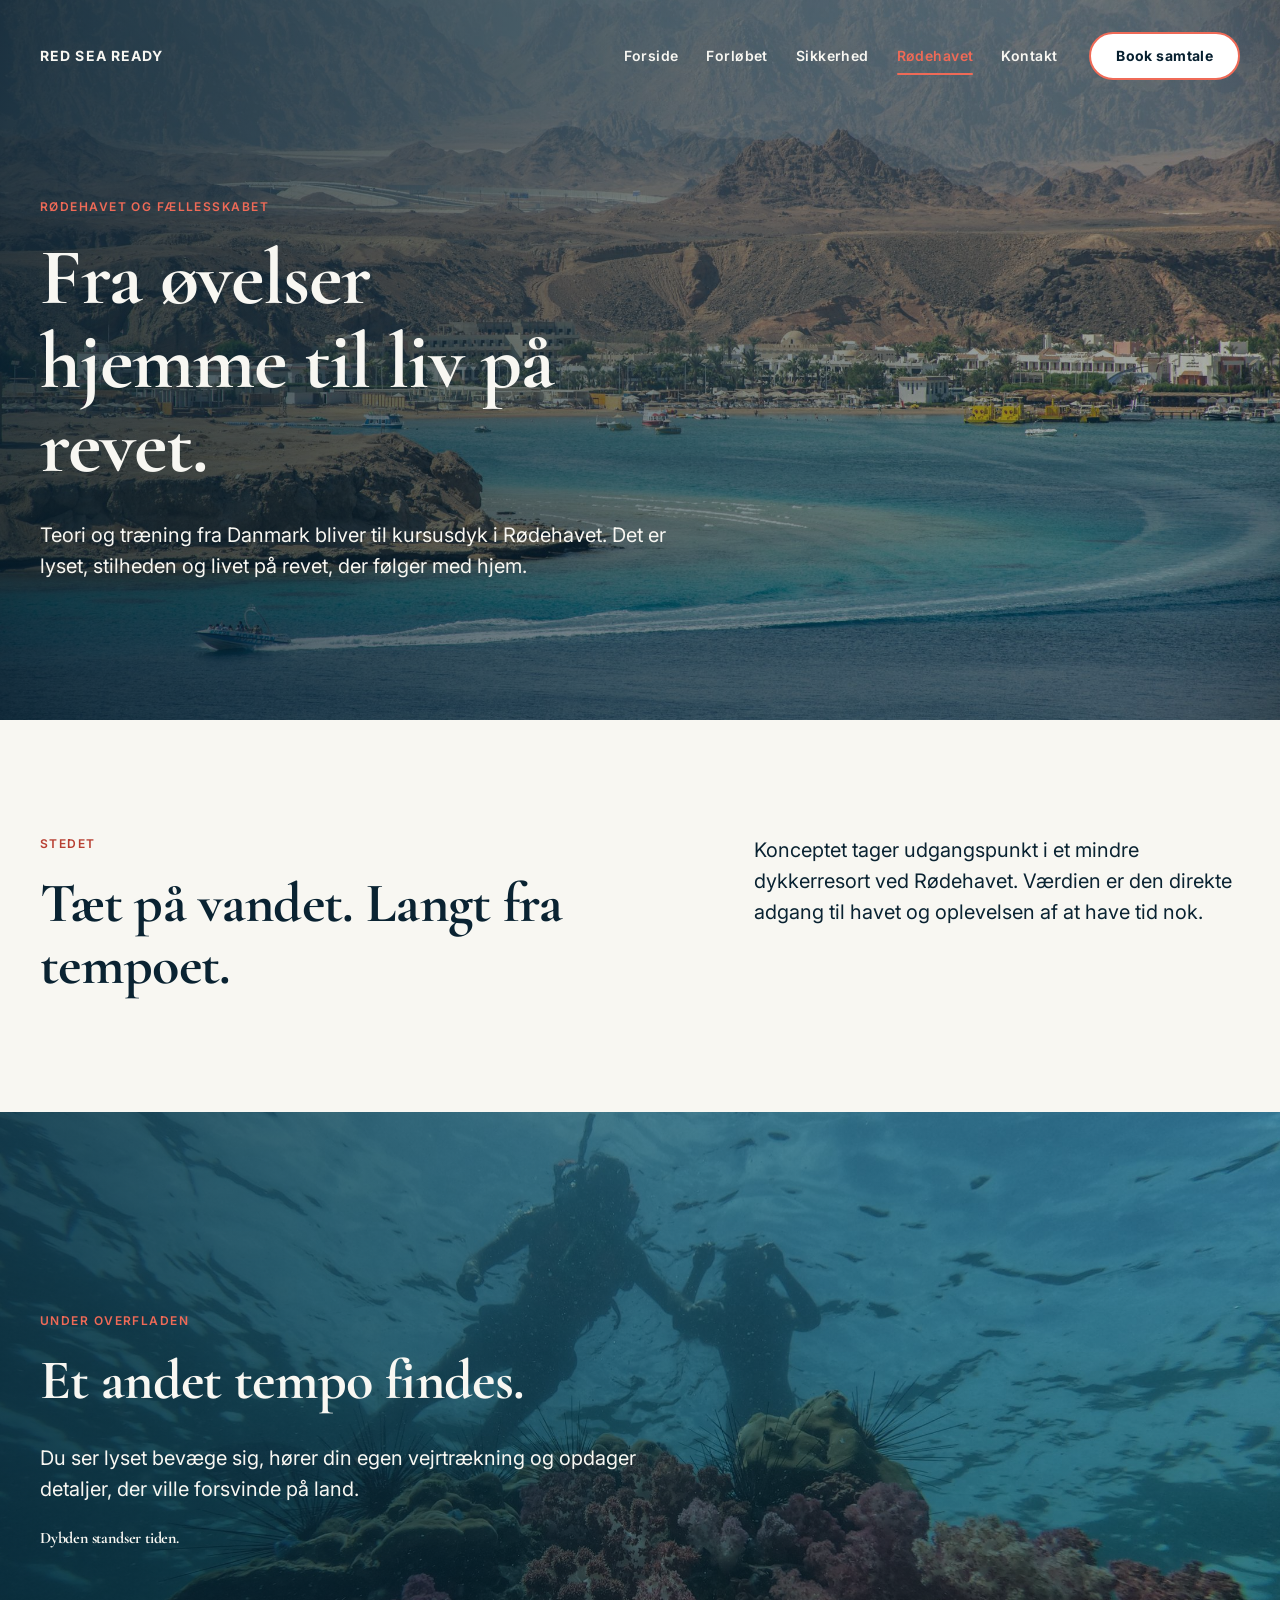
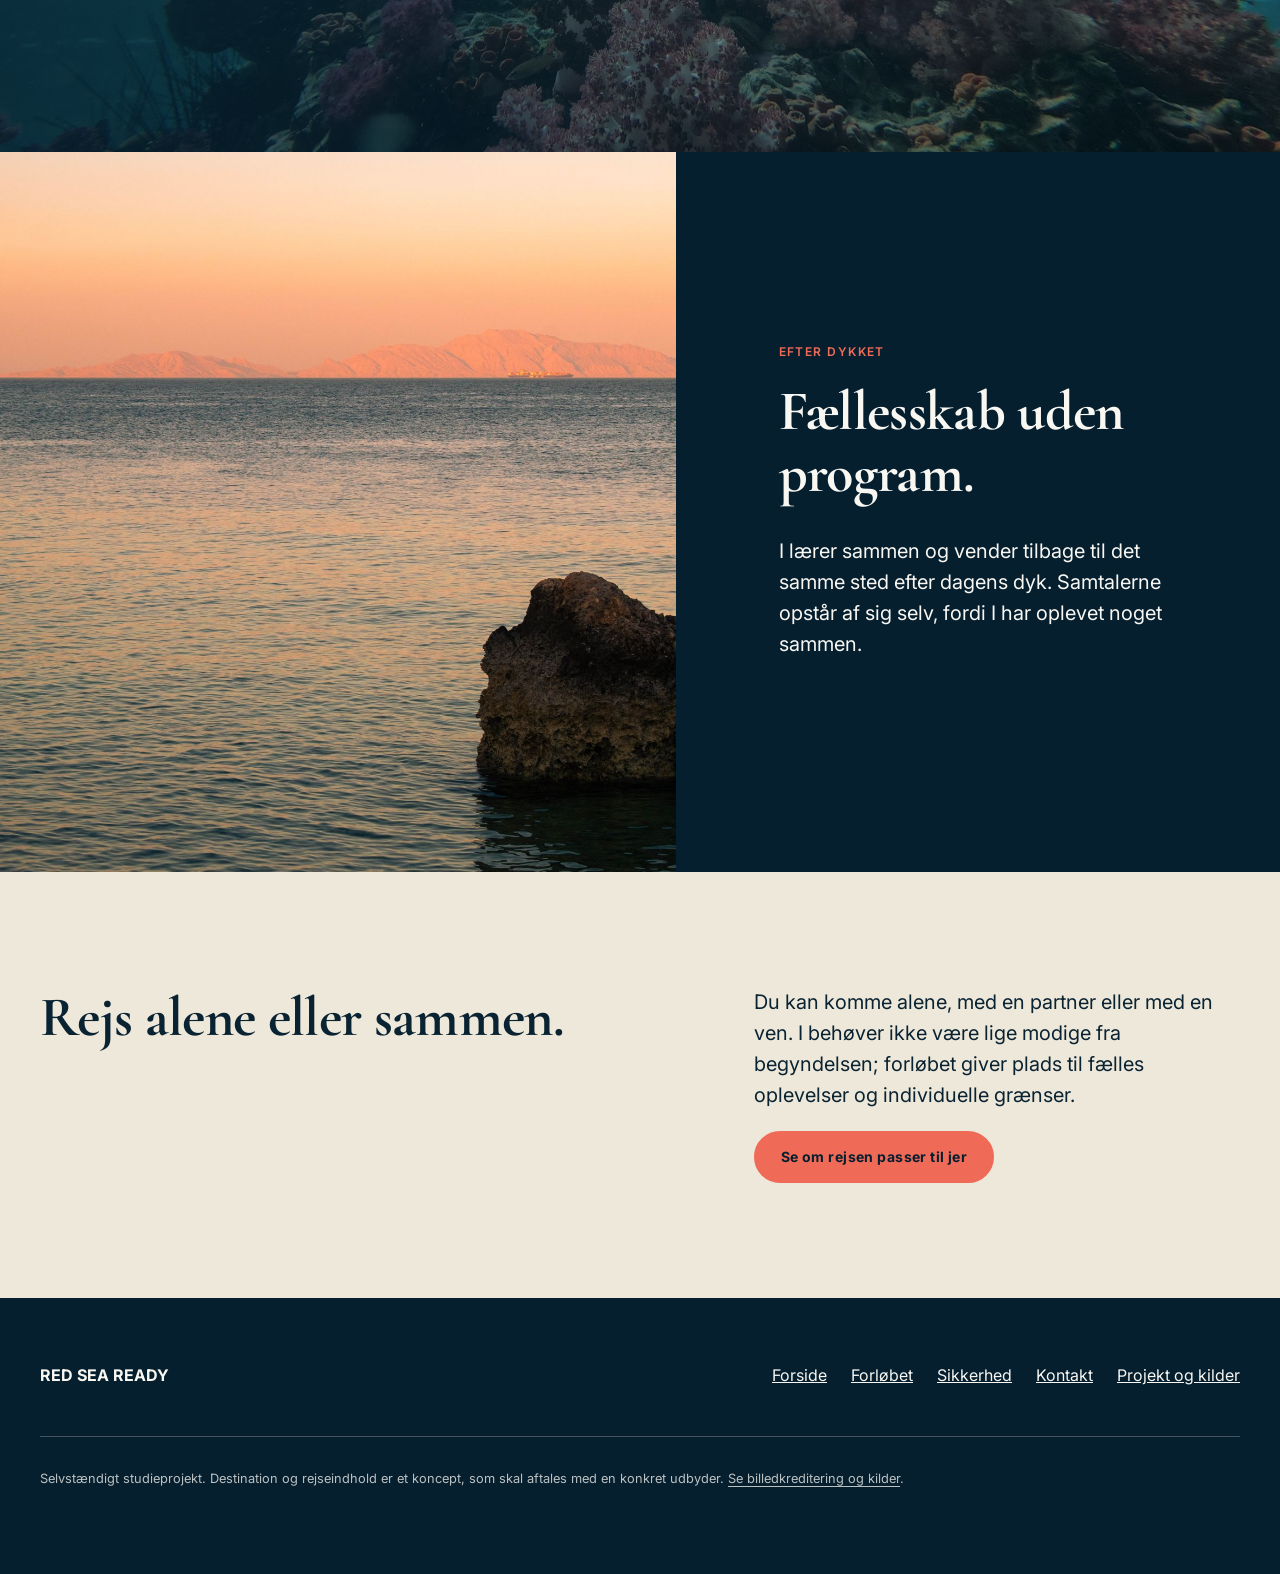
<file: rodehavet.html>
<!doctype html>
<html lang="da">
<head>
  <meta charset="utf-8"><meta name="viewport" content="width=device-width, initial-scale=1">
  <meta name="description" content="Rødehavet, revet og fællesskabet efter RED SEA READY-forløbet."><meta name="theme-color" content="#061f2f">
  <title>Rødehavet og fællesskabet – RED SEA READY</title>
  <link rel="icon" href="favicon.svg" type="image/svg+xml">
  <link rel="stylesheet" href="styles.css"><script src="script.js" defer></script>
  <script src="ambient-audio.js" defer></script>
</head>
<body>
  <a class="skip-link" href="#main">Spring til indhold</a>
  <header class="header"><div class="container header__inner"><a class="brand" href="index.html">RED SEA READY</a><button class="menu-toggle" type="button" aria-label="Åbn menu" aria-expanded="false" aria-controls="main-nav" data-menu-button><span></span></button><nav class="nav" id="main-nav" aria-label="Primær navigation" data-navigation data-open="false"><a href="index.html">Forside</a><a href="forloeb.html">Forløbet</a><a href="sikkerhed.html">Sikkerhed</a><a href="rodehavet.html" aria-current="page">Rødehavet</a><a href="kontakt.html">Kontakt</a></nav><a class="button button--secondary button--header" href="kontakt.html">Book samtale</a></div></header>
  <main id="main">
    <section class="hero"><img class="hero__image" src="assets/roots-overview.jpg" alt="Kyst, bjerge og turkisblåt hav ved Sharm El-Sheikh." fetchpriority="high"><div class="hero__content"><p class="eyebrow">Rødehavet og fællesskabet</p><h1>Fra øvelser hjemme til liv på revet.</h1><p class="lead">Teori og træning fra Danmark bliver til kursusdyk i Rødehavet. Det er lyset, stilheden og livet på revet, der følger med hjem.</p></div></section>
    <section class="section section--foam"><div class="container split-heading"><div><p class="eyebrow">Stedet</p><h2>Tæt på vandet. Langt fra tempoet.</h2></div><div><p class="lead">Konceptet tager udgangspunkt i et mindre dykkerresort ved Rødehavet. Værdien er den direkte adgang til havet og oplevelsen af at have tid nok.</p></div></div></section>
    <section class="full-image"><img class="full-image__image" src="assets/ras-mohammed.jpg" alt="To dykkere udforsker et koralrev."><div class="container full-image__content"><p class="eyebrow">Under overfladen</p><h2>Et andet tempo findes.</h2><p class="lead">Du ser lyset bevæge sig, hører din egen vejrtrækning og opdager detaljer, der ville forsvinde på land.</p><blockquote>Dybden standser tiden.</blockquote></div></section>
    <section class="image-panel"><div class="image-panel__media"><img class="image-panel__image" src="assets/roots-beach.jpg" alt="Rolig strand ved Rødehavet i varmt aftenlys."></div><div class="image-panel__body"><p class="eyebrow">Efter dykket</p><h2>Fællesskab uden program.</h2><p class="lead">I lærer sammen og vender tilbage til det samme sted efter dagens dyk. Samtalerne opstår af sig selv, fordi I har oplevet noget sammen.</p></div></section>
    <section class="section section--sand"><div class="container split-heading"><div><h2>Rejs alene eller sammen.</h2></div><div><p class="lead">Du kan komme alene, med en partner eller med en ven. I behøver ikke være lige modige fra begyndelsen; forløbet giver plads til fælles oplevelser og individuelle grænser.</p><a class="button" href="kontakt.html">Se om rejsen passer til jer</a></div></div></section>
  </main>
  <footer class="site-footer"><div class="container"><div class="footer-grid"><strong>RED SEA READY</strong><nav class="footer-links" aria-label="Footer"><a href="index.html">Forside</a><a href="forloeb.html">Forløbet</a><a href="sikkerhed.html">Sikkerhed</a><a href="kontakt.html">Kontakt</a><a href="kilder.html">Projekt og kilder</a></nav></div><p class="footer-note">Selvstændigt studieprojekt. Destination og rejseindhold er et koncept, som skal aftales med en konkret udbyder. <a href="kilder.html">Se billedkreditering og kilder</a>.</p></div></footer>
</body>
</html>
</file>
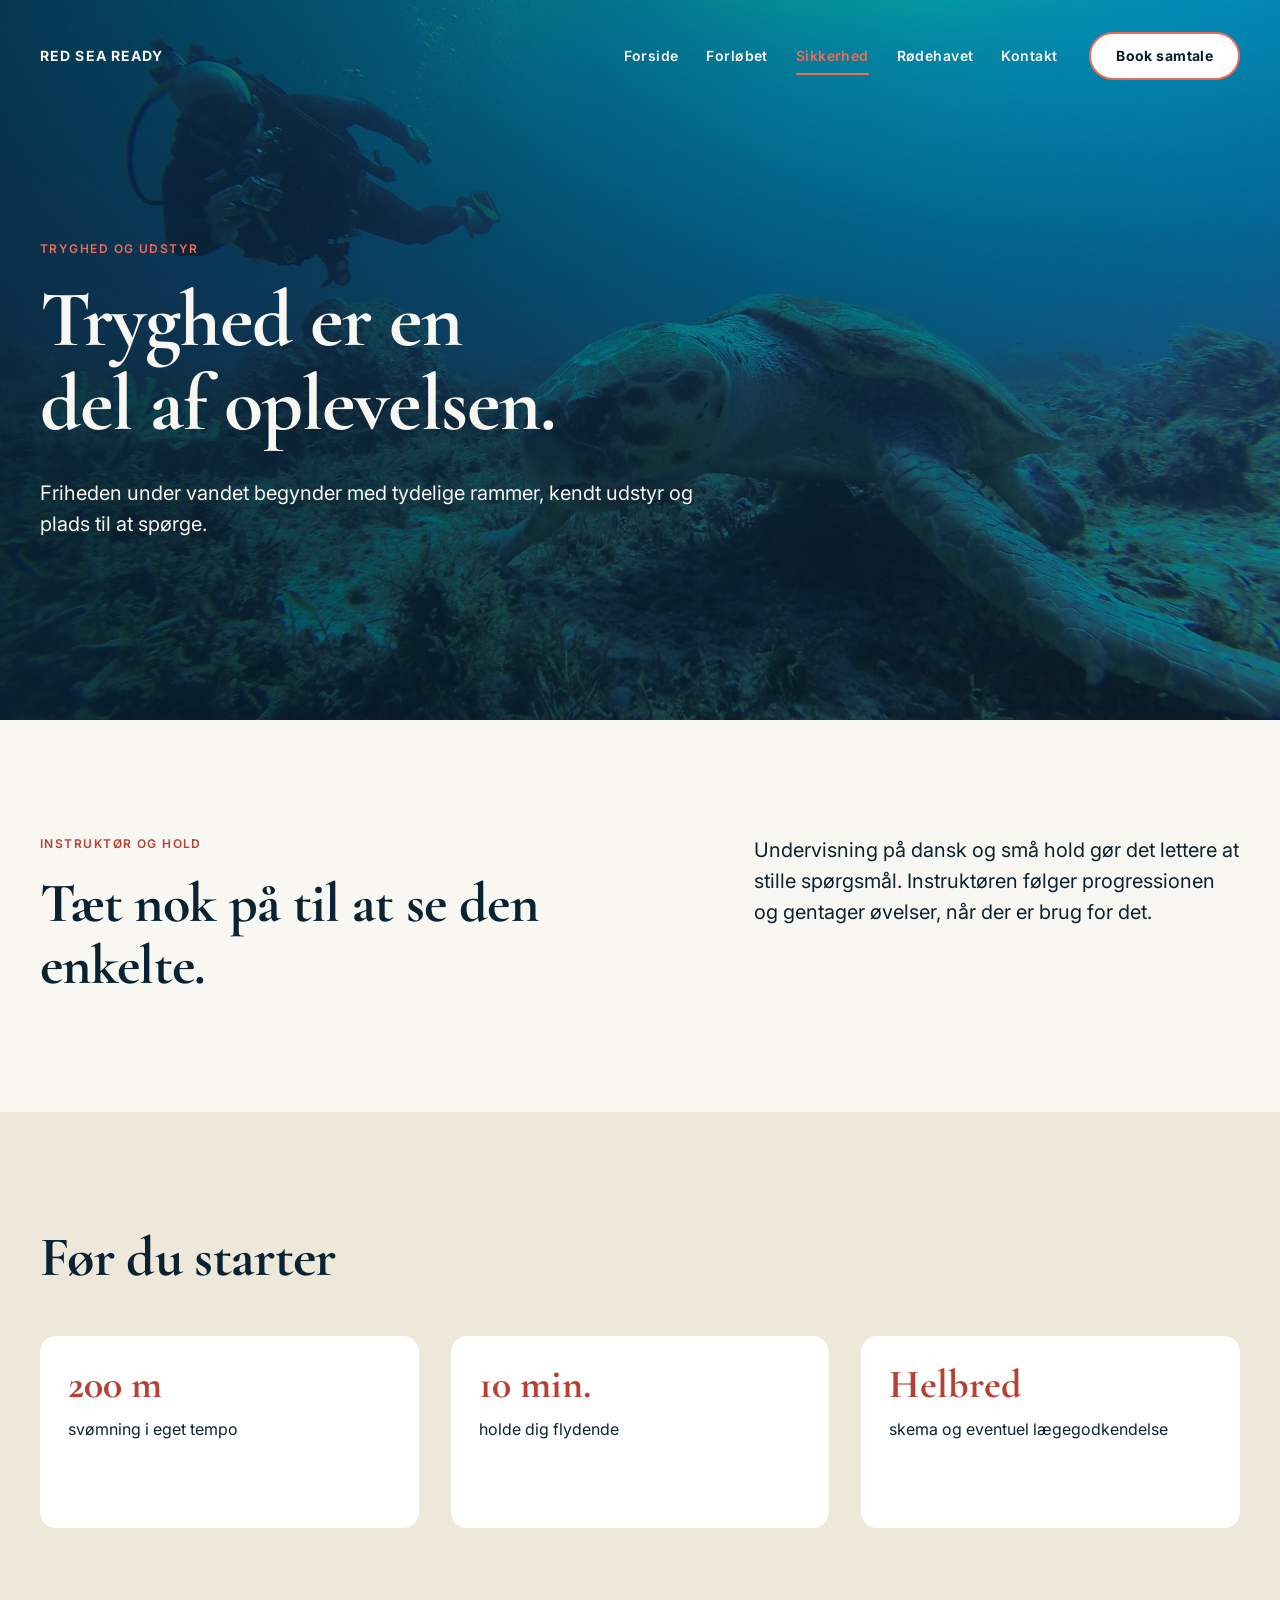
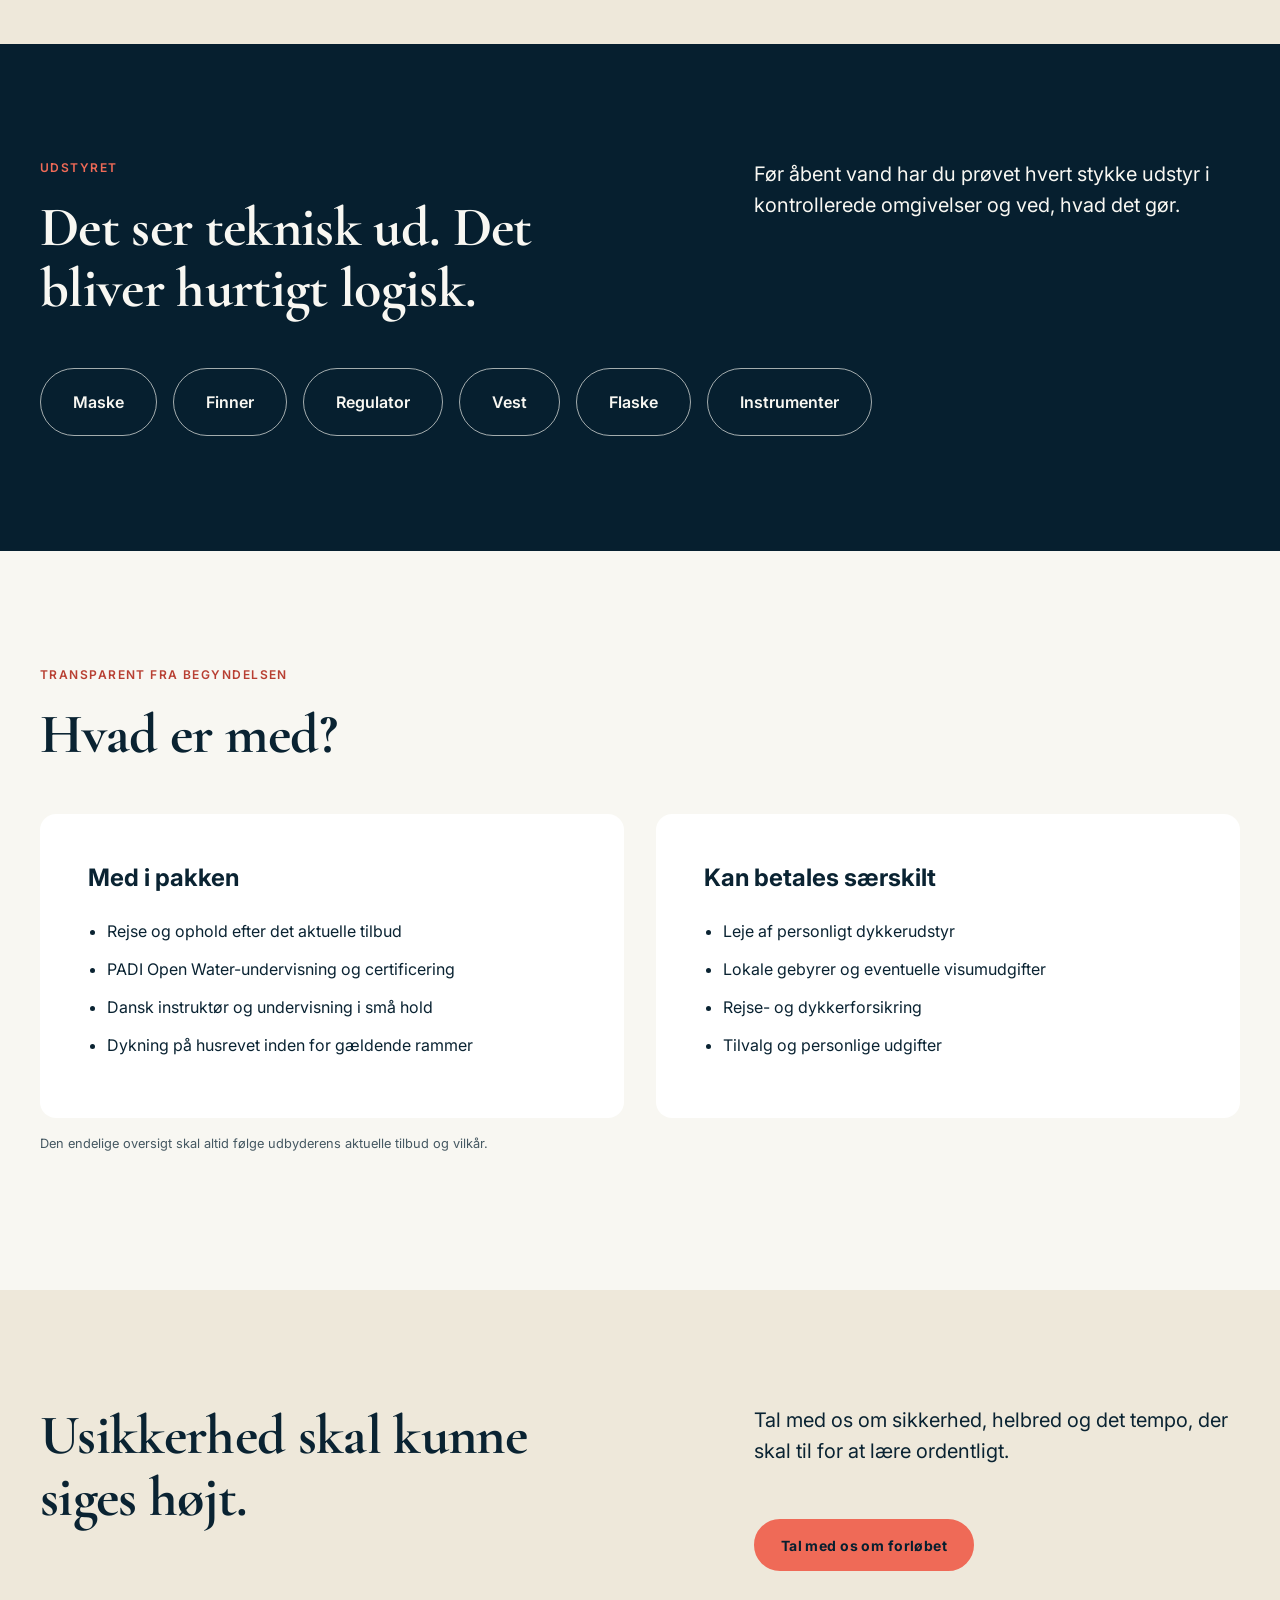
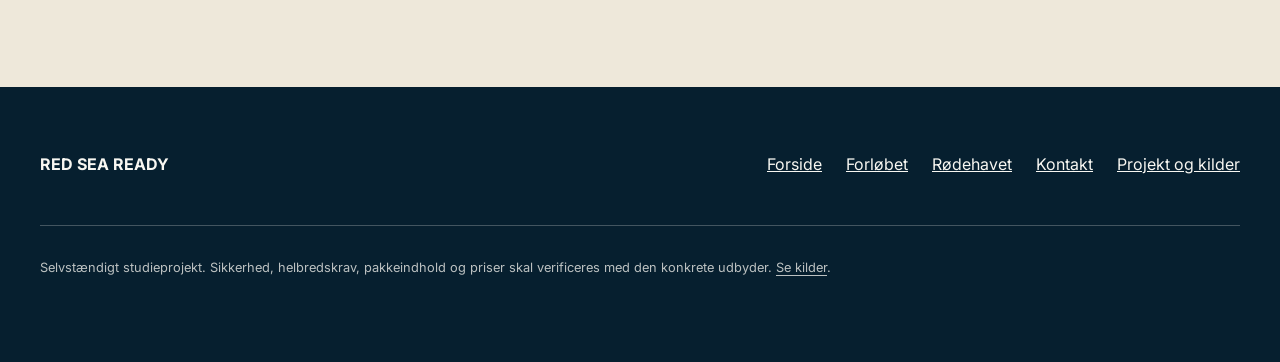
<file: sikkerhed.html>
<!doctype html>
<html lang="da">
<head>
  <meta charset="utf-8"><meta name="viewport" content="width=device-width, initial-scale=1">
  <meta name="description" content="Tryghed, udstyr og helbredskrav i RED SEA READY-forløbet."><meta name="theme-color" content="#061f2f">
  <title>Tryghed og udstyr – RED SEA READY</title>
  <link rel="icon" href="favicon.svg" type="image/svg+xml">
  <link rel="stylesheet" href="styles.css"><script src="script.js" defer></script>
  <script src="ambient-audio.js" defer></script>
</head>
<body>
  <a class="skip-link" href="#main">Spring til indhold</a>
  <header class="header"><div class="container header__inner"><a class="brand" href="index.html">RED SEA READY</a><button class="menu-toggle" type="button" aria-label="Åbn menu" aria-expanded="false" aria-controls="main-nav" data-menu-button><span></span></button><nav class="nav" id="main-nav" aria-label="Primær navigation" data-navigation data-open="false"><a href="index.html">Forside</a><a href="forloeb.html">Forløbet</a><a href="sikkerhed.html" aria-current="page">Sikkerhed</a><a href="rodehavet.html">Rødehavet</a><a href="kontakt.html">Kontakt</a></nav><a class="button button--secondary button--header" href="kontakt.html">Book samtale</a></div></header>
  <main id="main">
    <section class="hero"><img class="hero__image" src="assets/diver-turtle.jpg" alt="Dykker i rolig afstand fra en havskildpadde." fetchpriority="high"><div class="hero__content"><p class="eyebrow">Tryghed og udstyr</p><h1>Tryghed er en del af oplevelsen.</h1><p class="lead">Friheden under vandet begynder med tydelige rammer, kendt udstyr og plads til at spørge.</p></div></section>
    <section class="section section--foam"><div class="container split-heading"><div><p class="eyebrow">Instruktør og hold</p><h2>Tæt nok på til at se den enkelte.</h2></div><div><p class="lead">Undervisning på dansk og små hold gør det lettere at stille spørgsmål. Instruktøren følger progressionen og gentager øvelser, når der er brug for det.</p></div></div></section>
    <section class="section section--sand"><div class="container"><h2>Før du starter</h2><div class="requirements"><div class="fact"><strong>200 m</strong>svømning i eget tempo</div><div class="fact"><strong>10 min.</strong>holde dig flydende</div><div class="fact"><strong>Helbred</strong>skema og eventuel lægegodkendelse</div></div></div></section>
    <section class="section section--deep"><div class="container split-heading"><div><p class="eyebrow">Udstyret</p><h2>Det ser teknisk ud. Det bliver hurtigt logisk.</h2></div><div><p class="lead">Før åbent vand har du prøvet hvert stykke udstyr i kontrollerede omgivelser og ved, hvad det gør.</p></div></div><div class="container"><ul class="gear-list"><li>Maske</li><li>Finner</li><li>Regulator</li><li>Vest</li><li>Flaske</li><li>Instrumenter</li></ul></div></section>
    <section class="section section--foam"><div class="container"><p class="eyebrow">Transparent fra begyndelsen</p><h2>Hvad er med?</h2><div class="price-columns"><article class="price-box"><h3>Med i pakken</h3><ul><li>Rejse og ophold efter det aktuelle tilbud</li><li>PADI Open Water-undervisning og certificering</li><li>Dansk instruktør og undervisning i små hold</li><li>Dykning på husrevet inden for gældende rammer</li></ul></article><article class="price-box"><h3>Kan betales særskilt</h3><ul><li>Leje af personligt dykkerudstyr</li><li>Lokale gebyrer og eventuelle visumudgifter</li><li>Rejse- og dykkerforsikring</li><li>Tilvalg og personlige udgifter</li></ul></article></div><p class="form-note">Den endelige oversigt skal altid følge udbyderens aktuelle tilbud og vilkår.</p></div></section>
    <section class="section section--sand final-cta"><div class="container split-heading"><div><h2>Usikkerhed skal kunne siges højt.</h2></div><div><p class="lead">Tal med os om sikkerhed, helbred og det tempo, der skal til for at lære ordentligt.</p><a class="button" href="kontakt.html">Tal med os om forløbet</a></div></div></section>
  </main>
  <footer class="site-footer"><div class="container"><div class="footer-grid"><strong>RED SEA READY</strong><nav class="footer-links" aria-label="Footer"><a href="index.html">Forside</a><a href="forloeb.html">Forløbet</a><a href="rodehavet.html">Rødehavet</a><a href="kontakt.html">Kontakt</a><a href="kilder.html">Projekt og kilder</a></nav></div><p class="footer-note">Selvstændigt studieprojekt. Sikkerhed, helbredskrav, pakkeindhold og priser skal verificeres med den konkrete udbyder. <a href="kilder.html">Se kilder</a>.</p></div></footer>
</body>
</html>
</file>
<file: styles.css>
@import url("https://fonts.googleapis.com/css2?family=Cormorant+Garamond:wght@600;700&family=Inter:wght@400;500;600;700&display=swap");

:root {
  --azure: #0797b8;
  --deep: #061f2f;
  --coral: #ef6a57;
  --coral-on-light: #b83f32;
  --sand: #eee8da;
  --foam: #f8f7f2;
  --white: #ffffff;
  --text: #0a2332;
  --grid-max: 1200px;
  --radius: 16px;
  --radius-pill: 999px;
  --section-space: clamp(4.5rem, 9vw, 9rem);
  --shadow-focus: 0 0 0 4px rgba(7, 151, 184, 0.32);
}

*, *::before, *::after { box-sizing: border-box; }

html { scroll-behavior: smooth; }

body {
  margin: 0;
  background: var(--foam);
  color: var(--text);
  font-family: "Inter", Arial, sans-serif;
  font-size: 1rem;
  line-height: 1.625;
  text-rendering: optimizeLegibility;
}

body::selection { background: var(--coral); color: var(--deep); }

body.menu-open { overflow: hidden; }

img { display: block; max-width: 100%; }
a { color: inherit; }
button, input, textarea, select { font: inherit; }

.skip-link {
  position: fixed;
  z-index: 100;
  top: 0.75rem;
  left: 0.75rem;
  transform: translateY(-180%);
  padding: 0.75rem 1rem;
  border-radius: 0.5rem;
  background: var(--foam);
  color: var(--deep);
}

.skip-link:focus { transform: translateY(0); }

.container {
  width: min(calc(100% - 3rem), var(--grid-max));
  margin-inline: auto;
}

.section { padding-block: var(--section-space); }
.section--foam { background: var(--foam); }
.section--sand { background: var(--sand); }
.section--deep { background: var(--deep); color: var(--foam); }

.eyebrow {
  margin: 0 0 1.25rem;
  color: var(--coral);
  font-size: 0.75rem;
  font-weight: 600;
  letter-spacing: 0.12em;
  line-height: 1.5;
  text-transform: uppercase;
}

:where(.section--foam, .section--sand) .eyebrow,
.fact strong,
.card--light .card__number {
  color: var(--coral-on-light);
}

h1, h2, blockquote {
  margin: 0;
  font-family: "Cormorant Garamond", Georgia, serif;
  font-weight: 700;
  letter-spacing: -0.012em;
}

h1 {
  max-width: 14ch;
  font-size: clamp(3.25rem, 7.2vw, 5rem);
  line-height: 1.05;
}

h2 {
  font-size: clamp(2.5rem, 5vw, 3.5rem);
  line-height: 1.1;
}

h3 {
  margin: 0;
  font-size: 1.5rem;
  line-height: 1.35;
}

p { margin-block: 0 1.25rem; }
.lead { font-size: clamp(1.125rem, 1.8vw, 1.25rem); line-height: 1.55; }
.measure { max-width: 42rem; }

.header {
  position: fixed;
  z-index: 20;
  inset: 0 0 auto;
  color: var(--foam);
  transition: background-color 220ms ease, box-shadow 220ms ease, backdrop-filter 220ms ease;
}

.header.is-scrolled {
  background: rgba(6, 31, 47, 0.9);
  box-shadow: 0 1px 0 rgba(248, 247, 242, 0.12);
  -webkit-backdrop-filter: blur(14px);
  backdrop-filter: blur(14px);
}

.header__inner {
  display: grid;
  grid-template-columns: 1fr auto auto;
  align-items: center;
  min-height: 7rem;
  gap: 2rem;
}

.brand {
  text-decoration: none;
  font-size: 0.875rem;
  font-weight: 700;
  letter-spacing: 0.08em;
}

.nav { display: flex; align-items: center; gap: 1.75rem; }
.nav a {
  position: relative;
  padding-block: 0.6rem;
  text-decoration: none;
  font-size: 0.875rem;
  font-weight: 600;
  letter-spacing: 0.03em;
}
.nav a::after {
  position: absolute;
  right: 0;
  bottom: 0.15rem;
  left: 0;
  height: 2px;
  border-radius: 2px;
  background: var(--coral);
  content: "";
  transform: scaleX(0);
  transition: transform 180ms ease;
}
.nav a:hover::after, .nav a:focus-visible::after, .nav a[aria-current="page"]::after { transform: scaleX(1); }
.nav a[aria-current="page"] { color: var(--coral); }

.menu-toggle {
  display: none;
  width: 3rem;
  height: 3rem;
  border: 1px solid rgba(248, 247, 242, 0.55);
  border-radius: 50%;
  background: rgba(6, 31, 47, 0.35);
  color: var(--foam);
  cursor: pointer;
}
.menu-toggle span,
.menu-toggle::before,
.menu-toggle::after {
  display: block;
  width: 1.25rem;
  height: 2px;
  margin: 0.28rem auto;
  background: currentColor;
  content: "";
  transition: transform 180ms ease, opacity 180ms ease;
}

.menu-toggle[aria-expanded="true"] span { opacity: 0; }
.menu-toggle[aria-expanded="true"]::before { transform: translateY(.38rem) rotate(45deg); }
.menu-toggle[aria-expanded="true"]::after { transform: translateY(-.38rem) rotate(-45deg); }

.button {
  display: inline-flex;
  align-items: center;
  justify-content: center;
  min-height: 3.25rem;
  padding: 0.9rem 1.55rem;
  border: 2px solid var(--coral);
  border-radius: var(--radius-pill);
  background: var(--coral);
  color: var(--deep);
  font-size: 0.875rem;
  font-weight: 700;
  letter-spacing: 0.03em;
  line-height: 1.25;
  text-align: center;
  text-decoration: none;
  transition: transform 180ms ease, background-color 180ms ease, box-shadow 180ms ease;
}
.button:hover { transform: translateY(-2px); background: #f27b69; }
.button:focus-visible, .nav a:focus-visible, .menu-toggle:focus-visible, input:focus-visible, textarea:focus-visible, select:focus-visible, summary:focus-visible {
  outline: 3px solid var(--deep);
  outline-offset: 3px;
  box-shadow: 0 0 0 3px var(--foam);
}
.button--secondary { background: var(--white); }
.button--header { min-height: 3rem; padding-block: 0.72rem; }
.button-row { display: flex; flex-wrap: wrap; gap: 1rem; }

.hero {
  position: relative;
  display: grid;
  min-height: 45rem;
  overflow: hidden;
  color: var(--foam);
  place-items: center;
}
.hero--home { min-height: min(60rem, 100vh); }
.hero__image, .image-panel__image, .full-image__image {
  position: absolute;
  inset: 0;
  width: 100%;
  height: 100%;
  object-fit: cover;
  transform: scale(1.002);
  transition: transform 900ms cubic-bezier(.2,.7,.2,1);
}
.image-panel:hover .image-panel__image, .full-image:hover .full-image__image { transform: scale(1.025); }
.hero__image--home { object-position: 52% 45%; }
.hero::after, .full-image::after {
  position: absolute;
  inset: 0;
  background: linear-gradient(90deg, rgba(6,31,47,.78) 0%, rgba(6,31,47,.55) 48%, rgba(6,31,47,.32) 100%);
  content: "";
}
.hero__content {
  position: relative;
  z-index: 2;
  width: min(calc(100% - 3rem), var(--grid-max));
  margin-inline: auto;
  padding-block: 10rem 5rem;
}
.hero__content .lead { max-width: 41rem; margin-top: 2rem; }
.hero__content .button-row { margin-top: 3rem; }
.hero__meta {
  margin-top: 2.25rem;
  font-size: 0.75rem;
  font-weight: 600;
  letter-spacing: 0.05em;
}

.split-heading {
  display: grid;
  grid-template-columns: repeat(12, 1fr);
  gap: 1.5rem;
  align-items: start;
}
.split-heading > :first-child { grid-column: 1 / span 6; }
.split-heading > :last-child { grid-column: 8 / -1; }
.split-heading blockquote {
  margin-top: 3rem;
  color: var(--azure);
  font-size: clamp(2rem, 3.4vw, 2.5rem);
  line-height: 1.2;
}
.customer-quote { margin: 0; }
.customer-quote figcaption {
  display: grid;
  gap: .25rem;
  margin-top: 1rem;
  color: var(--deep);
  font-size: .82rem;
  line-height: 1.4;
}
.customer-quote figcaption span {
  color: #5b6c75;
  font-size: .72rem;
  letter-spacing: .08em;
  text-transform: uppercase;
}

.facts, .cards, .requirements, .price-columns, .form-grid {
  display: grid;
  gap: 2rem;
}
.facts {
  grid-template-columns: repeat(3, 1fr);
  margin: 5rem 0 0;
  padding: 0;
  list-style: none;
}
.fact {
  min-height: 8rem;
  padding: 1.75rem;
  border-radius: var(--radius);
  background: var(--white);
}
.fact strong {
  display: block;
  margin-bottom: 0.75rem;
  color: var(--coral-on-light);
  font-family: "Cormorant Garamond", Georgia, serif;
  font-size: 2.5rem;
  line-height: 1;
}

.cards { grid-template-columns: repeat(3, 1fr); margin-top: 4rem; }
.cards--two { grid-template-columns: repeat(2, 1fr); }
.cards--two .card:last-child { grid-column: auto; }
.card {
  min-height: 19rem;
  padding: 1.75rem;
  border: 1px solid rgba(248, 247, 242, 0.65);
  border-radius: var(--radius);
  transition: transform 180ms ease, border-color 180ms ease, box-shadow 180ms ease;
}
.card:hover { transform: translateY(-4px); border-color: var(--coral); box-shadow: 0 18px 45px rgba(0,0,0,.12); }
.card--light { border: 0; background: var(--white); color: var(--text); }
.card__number {
  margin-bottom: 2rem;
  color: var(--coral);
  font-size: 0.75rem;
  font-weight: 600;
  letter-spacing: 0.12em;
}
.card h3 { margin-bottom: 1.25rem; }

.image-panel {
  display: grid;
  grid-template-columns: minmax(0, 1.12fr) minmax(26rem, 1fr);
  min-height: 45rem;
  background: var(--deep);
  color: var(--foam);
}
.image-panel__media { position: relative; min-height: 32rem; overflow: hidden; }
.image-panel__body { display: grid; align-content: center; padding: clamp(4rem, 8vw, 8rem); }
.image-panel__body .lead { margin-top: 2rem; }
.image-panel__body .button { justify-self: start; margin-top: 2rem; }

.destination-teaser { padding-top: 0; }
.image-panel--destination {
  grid-template-columns: minmax(0, 1.12fr) minmax(0, 1fr);
  gap: clamp(2.5rem, 6vw, 6rem);
  min-height: 0;
  align-items: center;
}
.image-panel--destination .image-panel__media {
  min-height: 0;
  aspect-ratio: 4 / 3;
  border-radius: var(--radius);
}
.image-panel--destination .image-panel__image { object-position: 50% 35%; }
.image-panel--destination .image-panel__body { padding: 0; }

.destination-video__video {
  position: absolute;
  inset: 0;
  width: 100%;
  height: 100%;
  object-fit: cover;
}
.destination-video__fallback { z-index: 1; }
.destination-video__toggle {
  position: absolute;
  z-index: 2;
  right: .75rem;
  bottom: .75rem;
  min-height: 2.75rem;
  padding: .6rem .9rem;
  border: 1px solid rgba(243, 250, 251, .6);
  border-radius: var(--radius-pill);
  background: rgba(6, 31, 47, .85);
  color: var(--foam);
  font-size: .75rem;
  font-weight: 600;
  cursor: pointer;
}
.destination-video__toggle:focus-visible { outline: 3px solid var(--coral); outline-offset: 3px; }
.destination-video__fallback[hidden], .destination-video__video[hidden], .destination-video__toggle[hidden] { display: none; }

.full-image {
  position: relative;
  display: grid;
  min-height: 40rem;
  overflow: hidden;
  color: var(--foam);
  align-items: center;
}
.full-image__content { position: relative; z-index: 2; }
.full-image__content .lead { max-width: 39rem; margin-top: 2rem; }

.final-cta .split-heading > :first-child { grid-column: 1 / span 6; max-width: 40rem; }
.final-cta .split-heading > :last-child { grid-column: 8 / -1; max-width: 30rem; }
.final-cta .button { margin-top: 2rem; }
.microcopy { margin-top: 1rem; font-size: 0.75rem; font-weight: 600; }

.requirements { grid-template-columns: repeat(3, 1fr); margin-top: 3rem; }
.requirements .fact { min-height: 12rem; }
.gear-list {
  display: flex;
  flex-wrap: wrap;
  gap: 1rem;
  margin: 3rem 0 0;
  padding: 0;
  list-style: none;
}
.gear-list li { padding: 1.25rem 2rem; border: 1px solid rgba(248,247,242,.65); border-radius: var(--radius-pill); font-weight: 600; }

.price-columns { grid-template-columns: repeat(2, 1fr); margin-top: 3rem; }
.price-box { padding: clamp(2rem, 4vw, 3rem); border-radius: var(--radius); background: var(--white); }
.price-box ul, .check-list { margin: 1.5rem 0 0; padding-left: 1.2rem; }
.price-box li, .check-list li { margin-bottom: 0.75rem; }

.form-layout { display: grid; grid-template-columns: minmax(0, .85fr) minmax(30rem, 1.15fr); gap: clamp(3rem, 7vw, 7rem); align-items: start; }
.form { padding: clamp(1.5rem, 4vw, 3rem); border-radius: var(--radius); background: var(--white); }
.form-grid { grid-template-columns: repeat(2, 1fr); }
.field { display: grid; gap: 0.5rem; }
.field, .field input, .field textarea, .field select { scroll-margin-block: 8rem 2rem; }
.field--full { grid-column: 1 / -1; }
label, legend { font-size: 0.875rem; font-weight: 700; }
input, textarea, select {
  width: 100%;
  min-height: 3.25rem;
  border: 1px solid rgba(10,35,50,.35);
  border-radius: 0.5rem;
  background: var(--foam);
  color: var(--text);
  padding: 0.8rem 0.9rem;
}
textarea { min-height: 8rem; resize: vertical; }
fieldset { margin: 0; padding: 0; border: 0; }
.radio-row { display: flex; flex-wrap: wrap; gap: 1rem; margin-top: 0.75rem; }
.radio-row label { display: flex; align-items: center; gap: 0.5rem; font-weight: 500; }
.radio-row input { width: 1.1rem; min-height: auto; }
.form .button { margin-top: 1.5rem; width: 100%; }
.form-note { margin-top: 1rem; font-size: 0.8rem; color: rgba(10,35,50,.75); }
.form-success { padding: 3rem; border-radius: var(--radius); background: var(--deep); color: var(--foam); }
.form-success .eyebrow { color: var(--coral); }
.form-success[hidden] { display: none; }

.faq { max-width: 56rem; margin-inline: auto; }
.faq details { border-top: 1px solid rgba(10,35,50,.24); }
.faq details:last-child { border-bottom: 1px solid rgba(10,35,50,.24); }
.faq summary { cursor: pointer; padding: 1.5rem .25rem; font-weight: 700; }
.faq details p { max-width: 44rem; padding: 0 .25rem 1.5rem; }

.site-footer { padding-block: 4rem; background: var(--deep); color: var(--foam); }
.footer-grid { display: grid; grid-template-columns: 1fr 2fr; gap: 3rem; }
.footer-links { display: flex; flex-wrap: wrap; justify-content: flex-end; gap: 1.5rem; }
.footer-note { margin-top: 3rem; padding-top: 2rem; border-top: 1px solid rgba(248,247,242,.25); color: rgba(248,247,242,.75); font-size: .8rem; }
.footer-note a { text-underline-offset: .2em; }

.hero--compact {
  min-height: 32rem;
  background:
    linear-gradient(110deg, rgba(6,31,47,.98), rgba(6,31,47,.82)),
    radial-gradient(circle at 78% 30%, rgba(7,151,184,.5), transparent 30%);
}
.hero--compact::after { background: linear-gradient(90deg, rgba(6,31,47,.25), transparent); }
.hero--compact .hero__content { padding-block: 11rem 5rem; }
.source-list { display: grid; gap: 1rem; margin: 3rem 0 0; padding: 0; list-style: none; }
.source-card {
  display: grid;
  grid-template-columns: minmax(10rem, .35fr) 1fr;
  gap: 2rem;
  padding: 1.5rem 0;
  border-top: 1px solid rgba(10,35,50,.2);
}
.source-card:last-child { border-bottom: 1px solid rgba(10,35,50,.2); }
.source-card strong { font-family: "Cormorant Garamond", Georgia, serif; font-size: 1.45rem; line-height: 1.2; }
.source-card p { margin: 0; }
.source-card a { font-weight: 700; text-underline-offset: .2em; }
.project-note { max-width: 52rem; padding: 1.75rem; border-left: .3rem solid var(--coral); background: var(--white); }

.scroll-progress {
  position: fixed;
  z-index: 60;
  top: 0;
  left: 0;
  width: 100%;
  height: 3px;
  transform: scaleX(0);
  transform-origin: left;
  background: var(--coral);
  pointer-events: none;
}

@media (max-width: 960px) {
  .header__inner { grid-template-columns: 1fr auto; }
  .header .button--header { display: none; }
  .menu-toggle { display: block; }
  .nav {
    position: fixed;
    z-index: 30;
    inset: 0;
    display: grid;
    align-content: center;
    gap: 1rem;
    padding: 5rem 2rem;
    background: var(--deep);
    transform: translateX(100%);
    visibility: hidden;
    pointer-events: none;
    transition: transform 240ms ease;
  }
  .nav[data-open="true"] {
    transform: translateX(0);
    visibility: visible;
    pointer-events: auto;
  }
  .nav a { font-family: "Cormorant Garamond", Georgia, serif; font-size: 2.25rem; }
  .menu-toggle { position: relative; z-index: 40; }
  .split-heading { grid-template-columns: 1fr; gap: 2.5rem; }
  .split-heading > :first-child, .split-heading > :last-child,
  .final-cta .split-heading > :first-child, .final-cta .split-heading > :last-child { grid-column: auto; }
  .facts, .cards, .requirements { grid-template-columns: repeat(2, 1fr); }
  .cards .card:last-child:where(:nth-child(odd)) { grid-column: 1 / -1; }
  .image-panel { grid-template-columns: 1fr; }
  .image-panel__media { min-height: 55vw; }
  .form-layout { grid-template-columns: 1fr; }
}

@media (max-width: 640px) {
  .container, .hero__content { width: min(calc(100% - 3rem), var(--grid-max)); }
  .hero, .hero--home { min-height: 46rem; }
  .hero__content { padding-block: 8.5rem 4rem; }
  .hero::after { background: linear-gradient(180deg, rgba(6,31,47,.72), rgba(6,31,47,.6)); }
  .hero__image--home { object-position: 58% 45%; }
  .button-row { display: grid; }
  .button-row .button { width: 100%; }
  .facts, .cards, .cards--two, .requirements, .price-columns, .form-grid { grid-template-columns: 1fr; }
  .cards .card:last-child, .field--full { grid-column: auto; }
  .card { min-height: 0; }
  .image-panel__media { min-height: 25rem; }
  .image-panel__body { padding: 4.5rem 1.5rem; }
  .full-image { min-height: 38rem; }
  .footer-grid { grid-template-columns: 1fr; }
  .footer-links { justify-content: flex-start; }
  .source-card { grid-template-columns: 1fr; gap: .5rem; }
}

@media (prefers-reduced-motion: reduce) {
  *, *::before, *::after { scroll-behavior: auto !important; transition: none !important; }
}
</file>
